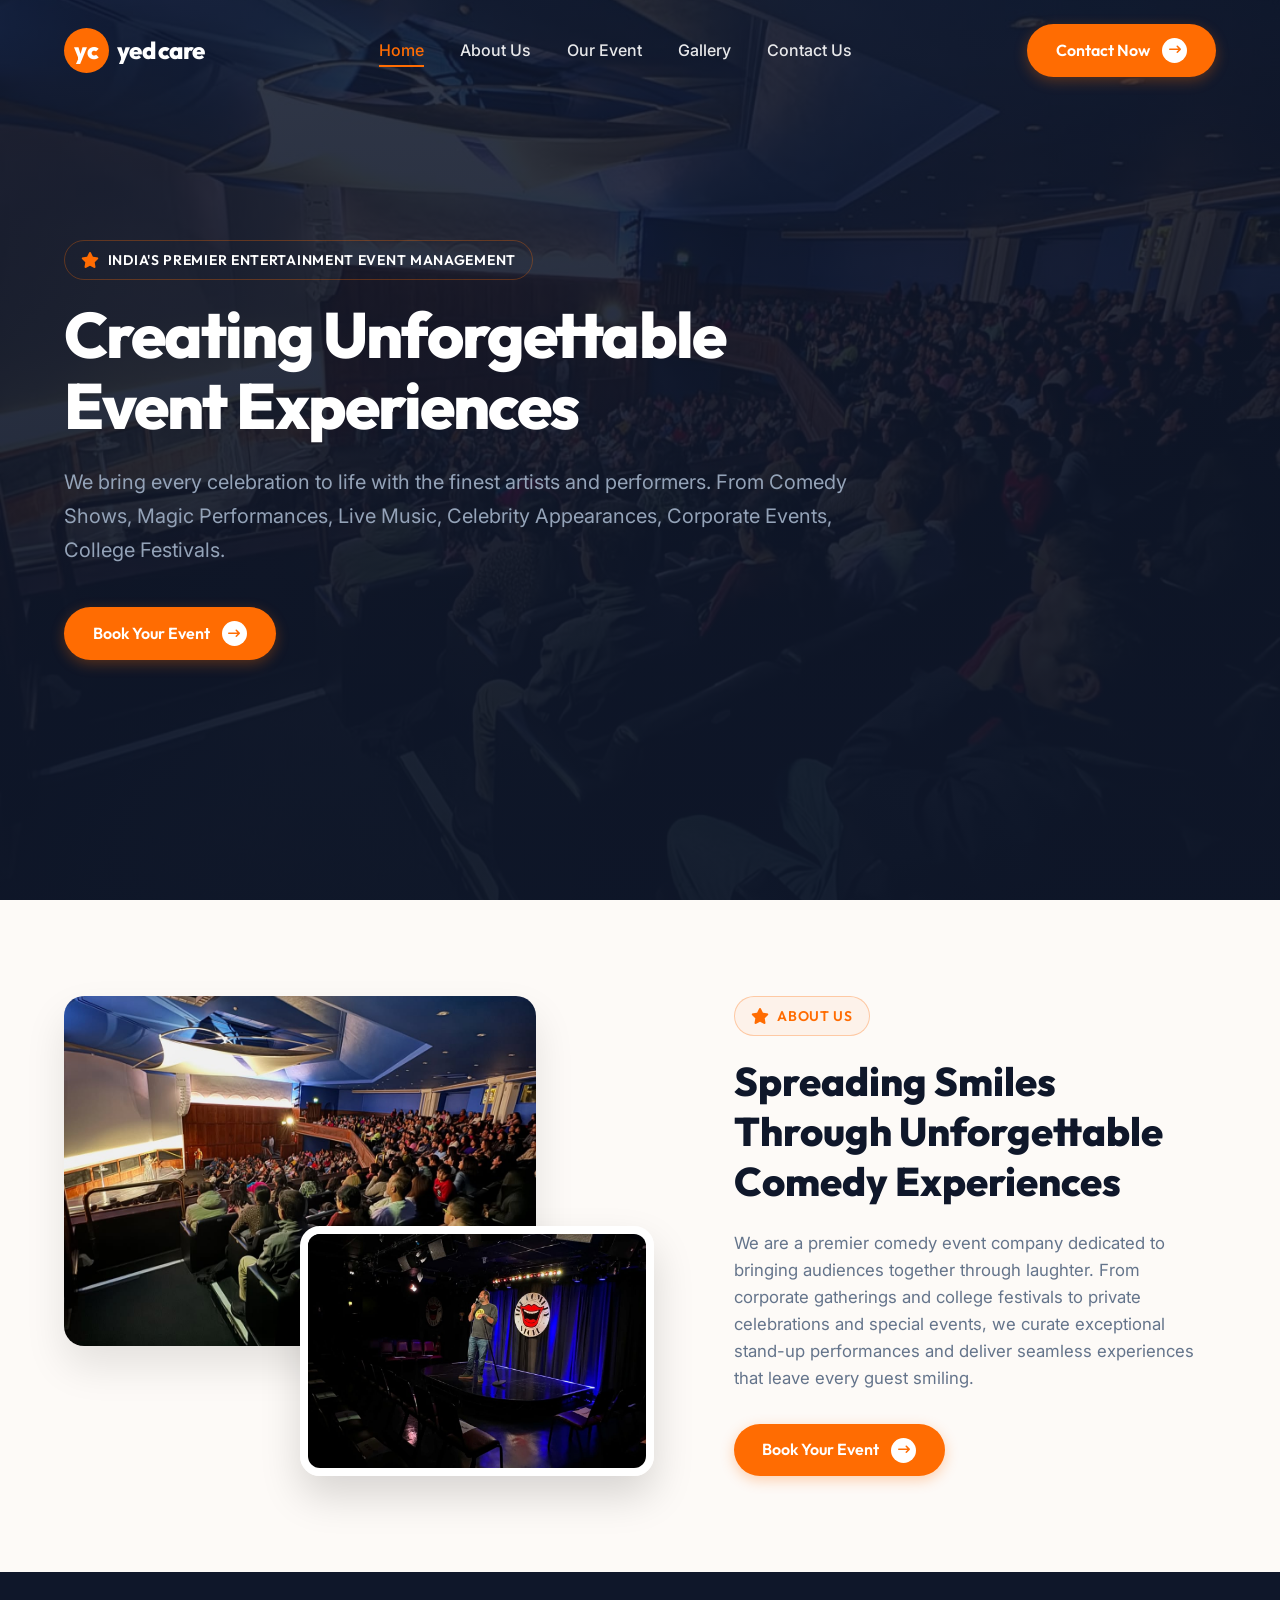
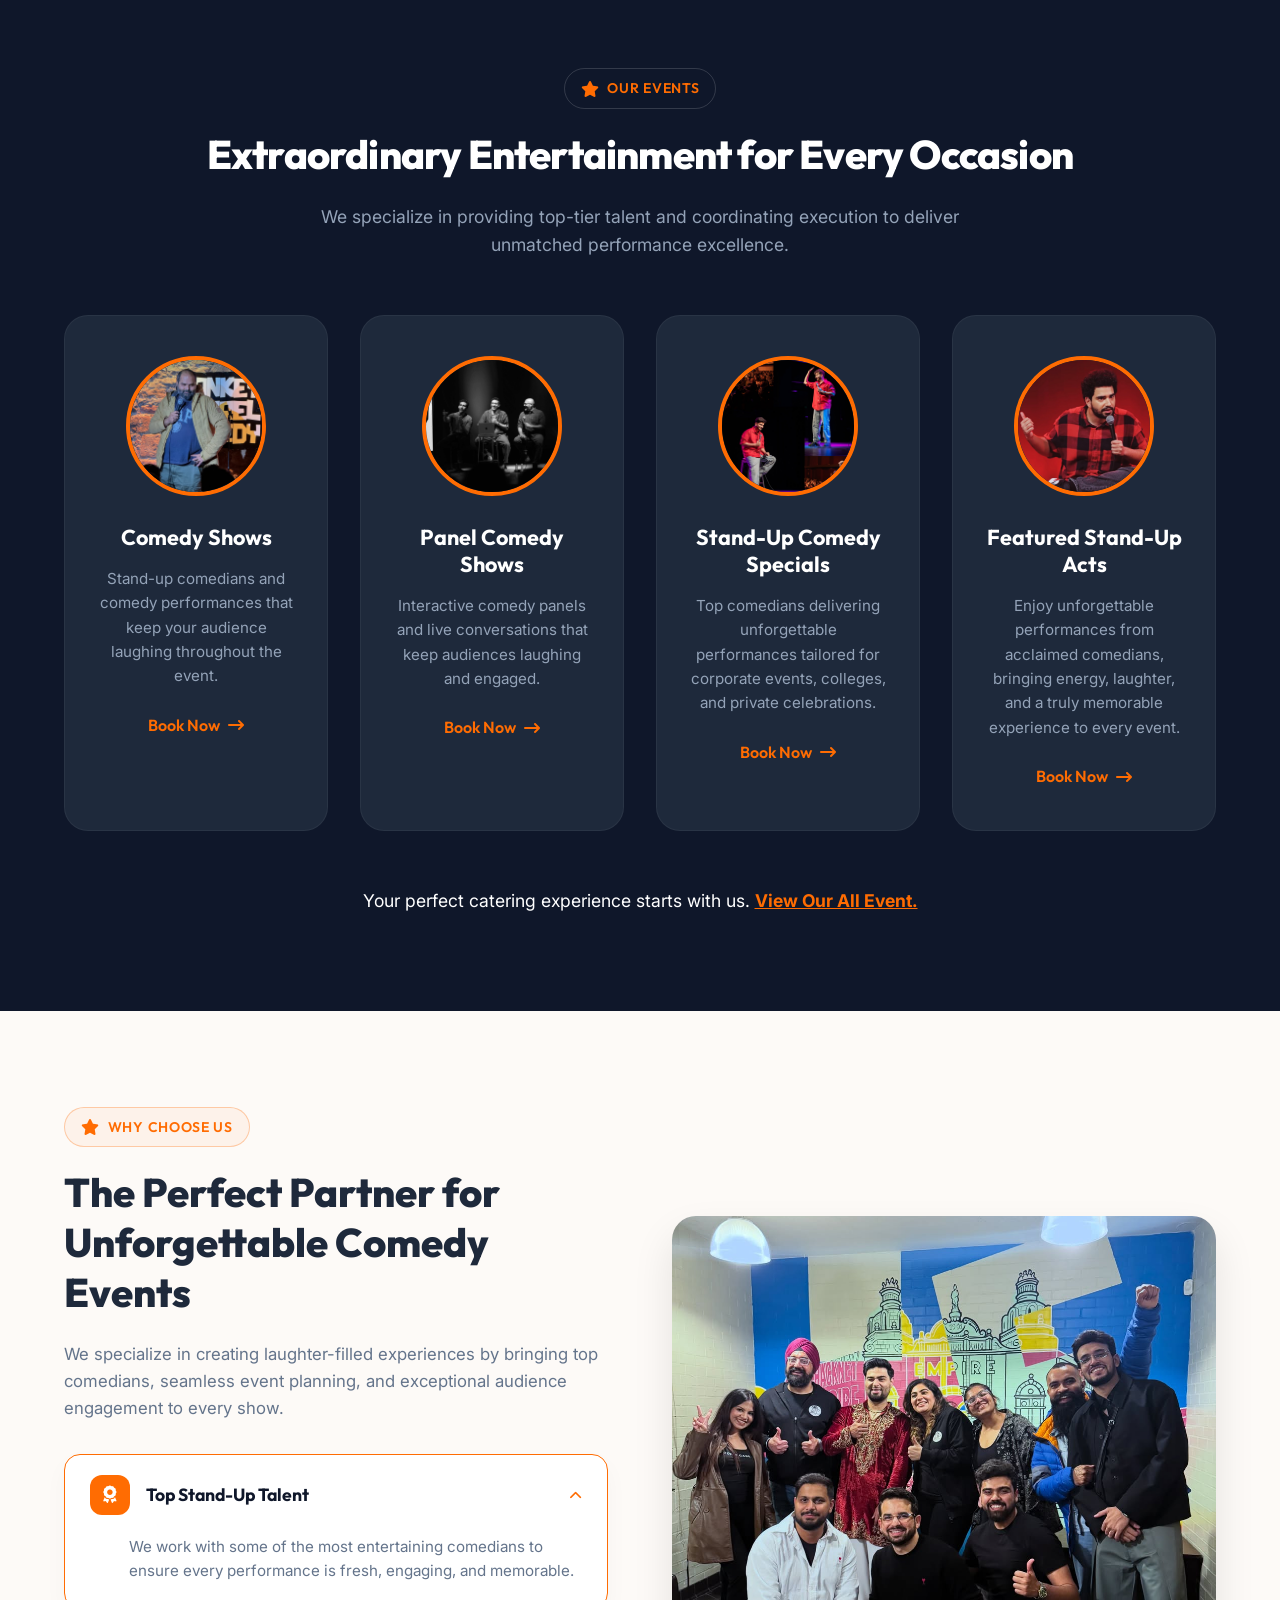
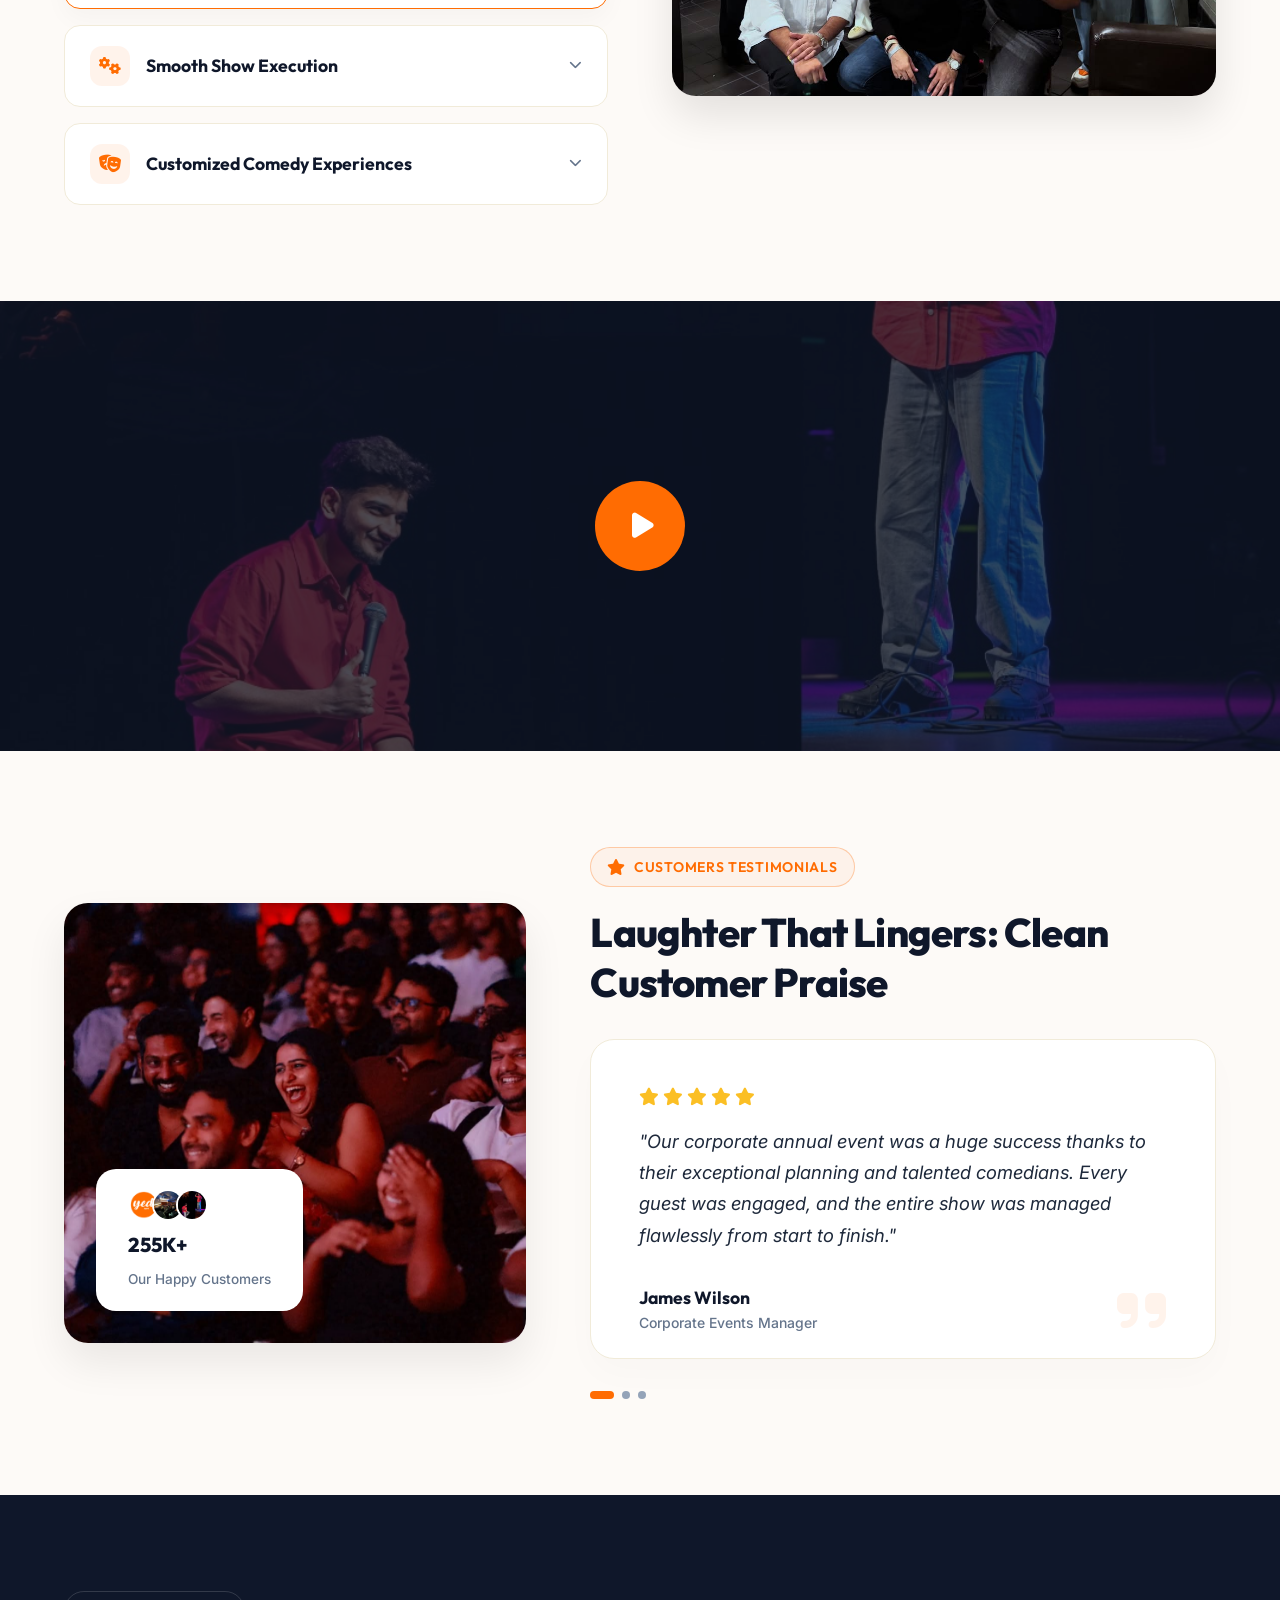
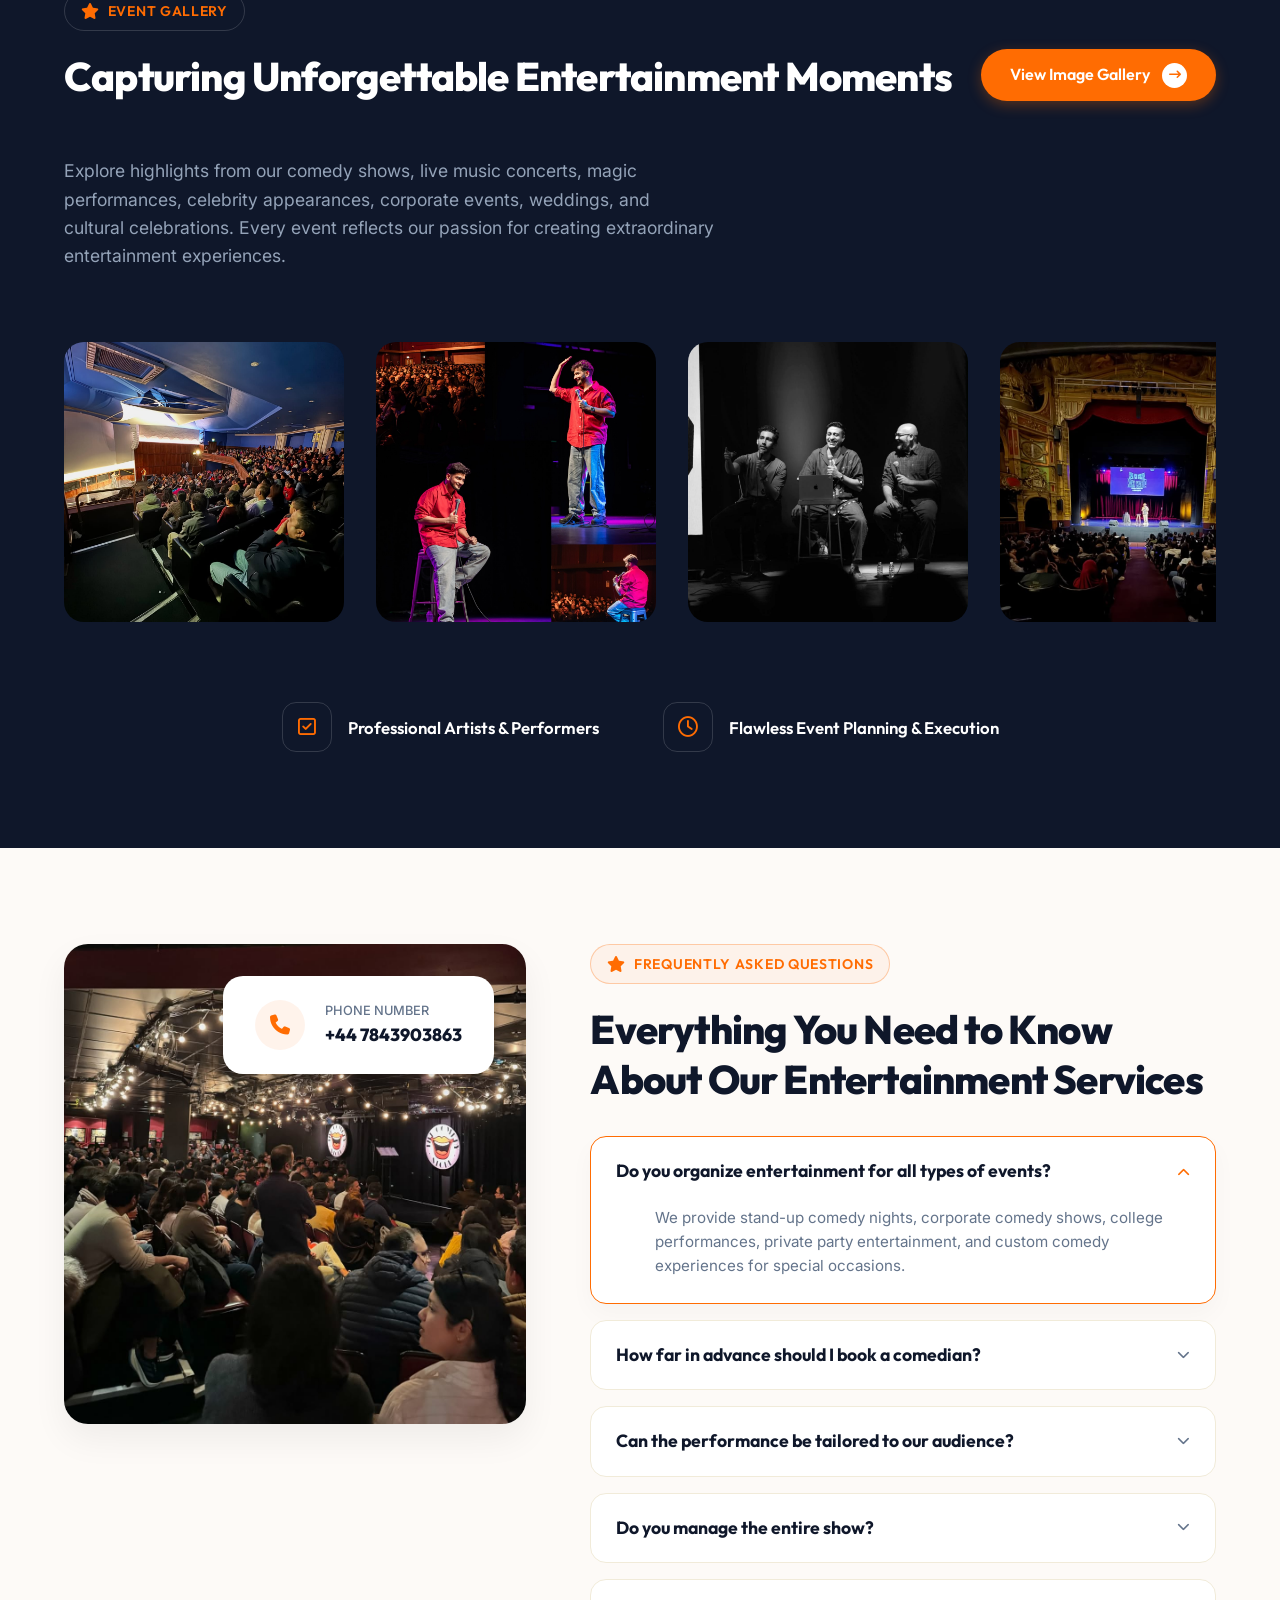
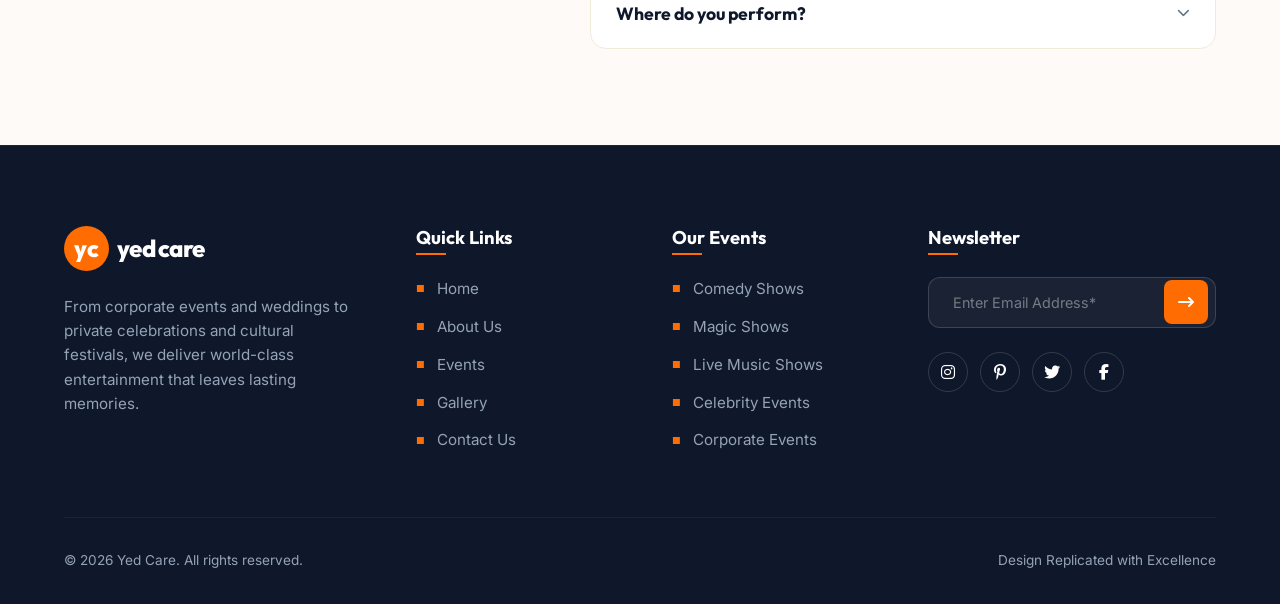
<file: yed-care-eventshow/index.html>
<!DOCTYPE html>
<html lang="en">
<head>
  <meta charset="UTF-8">
  <meta name="viewport" content="width=device-width, initial-scale=1.0">
  <meta name="description" content="Yed Care Event - India & UK's Premier Entertainment Event Management. Creating unforgettable comedy, magic, live music, and corporate event experiences.">
  <title>Yed Care Event - Creating Unforgettable Event Experiences</title>
  <!-- Google Fonts & FontAwesome -->
  <link rel="stylesheet" href="https://cdnjs.cloudflare.com/ajax/libs/font-awesome/6.4.0/css/all.min.css">
  <link rel="stylesheet" href="css/styles.css">
  <link rel="shortcut icon" href="images/logo.png" type="image/x-icon">
</head>
<body>

  <!-- Header -->
  <header class="header">
    <div class="container nav-container">
      <a href="index.html" class="logo">
        <div class="logo-circle">yc</div>
        <span class="logo-text">yed care</span>
      </a>
      
      <nav class="nav-menu">
        <a href="index.html" class="nav-link active">Home</a>
        <a href="about-us.html" class="nav-link">About Us</a>
        <a href="our-event.html" class="nav-link">Our Event</a>
        <a href="gallery.html" class="nav-link">Gallery</a>
        <a href="contact-us.html" class="nav-link">Contact Us</a>
      </nav>

      <a href="contact-us.html" class="btn header-btn">
        Contact Now
        <span class="btn-arrow"><i class="fa-solid fa-arrow-right-long"></i></span>
      </a>

      <button class="hamburger" aria-label="Toggle navigation menu">
        <span></span>
        <span></span>
        <span></span>
      </button>
    </div>
  </header>

  <!-- Hero Section -->
  <section class="hero">
    <div class="hero-overlay"></div>
    <div class="container">
      <div class="hero-content">
        <div class="badge">
          <i class="fa-solid fa-star"></i> India's Premier Entertainment Event Management
        </div>
        <h1>Creating Unforgettable Event Experiences</h1>
        <p class="hero-sub">We bring every celebration to life with the finest artists and performers. From Comedy Shows, Magic Performances, Live Music, Celebrity Appearances, Corporate Events, College Festivals.</p>
        <a href="contact-us.html" class="btn">
          Book Your Event
          <span class="btn-arrow"><i class="fa-solid fa-arrow-right-long"></i></span>
        </a>
      </div>
    </div>
  </section>

  <!-- About Us Section -->
  <section class="section light-section">
    <div class="container grid-container">
      <div class="about-grid">
        <div class="about-images-wrapper">
          <img src="images/about-img.jpeg" alt="Comedy show audience laughing" class="about-img-main">
          <img src="images/about-001.jpeg" alt="Comedian performing on stage close view" class="about-img-overlay">
        </div>
        <div class="about-content">
          <div class="badge">
            <i class="fa-solid fa-star"></i> About Us
          </div>
          <h2>Spreading Smiles Through Unforgettable Comedy Experiences</h2>
          <p>We are a premier comedy event company dedicated to bringing audiences together through laughter. From corporate gatherings and college festivals to private celebrations and special events, we curate exceptional stand-up performances and deliver seamless experiences that leave every guest smiling.</p>
          <a href="contact-us.html" class="btn">
            Book Your Event
            <span class="btn-arrow"><i class="fa-solid fa-arrow-right-long"></i></span>
          </a>
        </div>
      </div>
    </div>
  </section>

  <!-- Services / Our Events Section -->
  <section class="section dark-section">
    <div class="container">
      <div class="text-center">
        <div class="badge">
          <i class="fa-solid fa-star"></i> Our Events
        </div>
        <h2 class="section-title">Extraordinary Entertainment for Every Occasion</h2>
        <p class="section-desc">We specialize in providing top-tier talent and coordinating execution to deliver unmatched performance excellence.</p>
      </div>

      <div class="events-grid">
        <!-- Card 1 -->
        <div class="event-card">
          <div class="event-card-img-circle">
            <img src="images/comedy.jpeg" alt="Comedy Shows">
          </div>
          <h3>Comedy Shows</h3>
          <p>Stand-up comedians and comedy performances that keep your audience laughing throughout the event.</p>
          <a href="contact-us.html" class="card-link">
            Book Now <i class="fa-solid fa-arrow-right-long"></i>
          </a>
        </div>
        <!-- Card 2 -->
        <div class="event-card">
          <div class="event-card-img-circle">
            <img src="images/event-2.jpeg" alt="Panel Comedy Shows">
          </div>
          <h3>Panel Comedy Shows</h3>
          <p>Interactive comedy panels and live conversations that keep audiences laughing and engaged.</p>
          <a href="contact-us.html" class="card-link">
            Book Now <i class="fa-solid fa-arrow-right-long"></i>
          </a>
        </div>
        <!-- Card 3 -->
        <div class="event-card">
          <div class="event-card-img-circle">
            <img src="images/why-choose.jpeg" alt="Stand-Up Comedy Specials">
          </div>
          <h3>Stand-Up Comedy Specials</h3>
          <p>Top comedians delivering unforgettable performances tailored for corporate events, colleges, and private celebrations.</p>
          <a href="contact-us.html" class="card-link">
            Book Now <i class="fa-solid fa-arrow-right-long"></i>
          </a>
        </div>
        <!-- Card 4 -->
        <div class="event-card">
          <div class="event-card-img-circle">
            <img src="images/event-4.jpg" alt="Featured Stand-Up Acts">
          </div>
          <h3>Featured Stand-Up Acts</h3>
          <p>Enjoy unforgettable performances from acclaimed comedians, bringing energy, laughter, and a truly memorable experience to every event.</p>
          <a href="contact-us.html" class="card-link">
            Book Now <i class="fa-solid fa-arrow-right-long"></i>
          </a>
        </div>
      </div>

      <div class="events-footer">
        Your perfect catering experience starts with us. <a href="our-event.html">View Our All Event.</a>
      </div>
    </div>
  </section>

  <!-- Why Choose Us Section -->
  <section class="section light-section">
    <div class="container">
      <div class="why-grid">
        <div class="why-content">
          <div class="badge">
            <i class="fa-solid fa-star"></i> Why Choose Us
          </div>
          <h2>The Perfect Partner for Unforgettable Comedy Events</h2>
          <p class="why-desc">We specialize in creating laughter-filled experiences by bringing top comedians, seamless event planning, and exceptional audience engagement to every show.</p>
          
          <div class="accordion">
            <!-- Item 1 -->
            <div class="accordion-item">
              <div class="accordion-header">
                <div class="accordion-title-block">
                  <div class="accordion-icon-box"><i class="fa-solid fa-award"></i></div>
                  <span class="accordion-title">Top Stand-Up Talent</span>
                </div>
                <i class="fa-solid fa-chevron-down accordion-arrow"></i>
              </div>
              <div class="accordion-content">
                <p class="accordion-text">We work with some of the most entertaining comedians to ensure every performance is fresh, engaging, and memorable.</p>
              </div>
            </div>
            <!-- Item 2 -->
            <div class="accordion-item">
              <div class="accordion-header">
                <div class="accordion-title-block">
                  <div class="accordion-icon-box"><i class="fa-solid fa-gears"></i></div>
                  <span class="accordion-title">Smooth Show Execution</span>
                </div>
                <i class="fa-solid fa-chevron-down accordion-arrow"></i>
              </div>
              <div class="accordion-content">
                <p class="accordion-text">From artist coordination to stage setup and show flow, our team handles every detail so you can enjoy the event stress-free.</p>
              </div>
            </div>
            <!-- Item 3 -->
            <div class="accordion-item">
              <div class="accordion-header">
                <div class="accordion-title-block">
                  <div class="accordion-icon-box"><i class="fa-solid fa-masks-theater"></i></div>
                  <span class="accordion-title">Customized Comedy Experiences</span>
                </div>
                <i class="fa-solid fa-chevron-down accordion-arrow"></i>
              </div>
              <div class="accordion-content">
                <p class="accordion-text">We build and tailor comedy line-ups customized for your specific demographic, culture, and event guidelines.</p>
              </div>
            </div>
          </div>
        </div>

        <div class="why-image-box">
          <img src="images/why-img.jpeg" alt="Comedians group photo">
        </div>
      </div>
    </div>
  </section>

  <!-- Video Section -->
  <section class="video-section">
    <div class="video-overlay"></div>
    <div class="play-button-wrapper">
      <button class="play-btn" aria-label="Play show reel video" title="Play video">
        <i class="fa-solid fa-play"></i>
      </button>
    </div>
  </section>

  <!-- Testimonials Section -->
  <section class="section light-section">
    <div class="container">
      <div class="reviews-grid">
        <div class="reviews-image-banner">
          <img src="images/faq-img.jpg" alt="Spectators laughing in audience">
          
          <div class="happy-stats-card">
            <div class="happy-stats-avatars">
              <img src="images/logo.png" alt="Avatar user">
              <img src="images/about-img.jpeg" alt="Avatar user">
              <img src="images/why-choose.jpeg" alt="Avatar user">
            </div>
            <div class="happy-stats-count" id="happy-customer-val">255K+</div>
            <div class="happy-stats-lbl">Our Happy Customers</div>
          </div>
        </div>

        <div>
          <div class="badge">
            <i class="fa-solid fa-star"></i> Customers Testimonials
          </div>
          <h2 class="section-title" style="margin-bottom: 2rem;">Laughter That Lingers: Clean Customer Praise</h2>
          
          <div class="reviews-carousel-box">
            <!-- Slide 1 -->
            <div class="review-slide active" data-stat="255">
              <div class="review-stars">
                <i class="fa-solid fa-star"></i>
                <i class="fa-solid fa-star"></i>
                <i class="fa-solid fa-star"></i>
                <i class="fa-solid fa-star"></i>
                <i class="fa-solid fa-star"></i>
              </div>
              <p class="review-text">"Our corporate annual event was a huge success thanks to their exceptional planning and talented comedians. Every guest was engaged, and the entire show was managed flawlessly from start to finish."</p>
              <div class="reviewer-meta">
                <div class="reviewer-info">
                  <h4>James Wilson</h4>
                  <p>Corporate Events Manager</p>
                </div>
                <i class="fa-solid fa-quote-right quote-icon"></i>
              </div>
            </div>
            <!-- Slide 2 -->
            <div class="review-slide" data-stat="326">
              <div class="review-stars">
                <i class="fa-solid fa-star"></i>
                <i class="fa-solid fa-star"></i>
                <i class="fa-solid fa-star"></i>
                <i class="fa-solid fa-star"></i>
                <i class="fa-solid fa-star"></i>
              </div>
              <p class="review-text">"We booked a magic and live music performance for our family celebration, and it exceeded every expectation. The artists were incredibly professional, and the audience loved every moment."</p>
              <div class="reviewer-meta">
                <div class="reviewer-info">
                  <h4>Charlotte Hughes</h4>
                  <p>Wedding Client</p>
                </div>
                <i class="fa-solid fa-quote-right quote-icon"></i>
              </div>
            </div>
            <!-- Slide 3 -->
            <div class="review-slide" data-stat="40">
              <div class="review-stars">
                <i class="fa-solid fa-star"></i>
                <i class="fa-solid fa-star"></i>
                <i class="fa-solid fa-star"></i>
                <i class="fa-solid fa-star"></i>
                <i class="fa-solid fa-star"></i>
              </div>
              <p class="review-text">"From artist coordination to stage management, everything was perfectly organized. Their team delivered an unforgettable entertainment experience that our guests are still talking about."</p>
              <div class="reviewer-meta">
                <div class="reviewer-info">
                  <h4>Oliver Bennett</h4>
                  <p>Event Coordinator</p>
                </div>
                <i class="fa-solid fa-quote-right quote-icon"></i>
              </div>
            </div>
          </div>
          
          <div class="swiper-nav-dots">
            <div class="swiper-dot active"></div>
            <div class="swiper-dot"></div>
            <div class="swiper-dot"></div>
          </div>
        </div>
      </div>
    </div>
  </section>

  <!-- Gallery Section (Slider) -->
  <section class="section dark-section">
    <div class="container">
      <div class="gallery-controls">
        <div>
          <div class="badge">
            <i class="fa-solid fa-star"></i> Event Gallery
          </div>
          <h2 class="section-title">Capturing Unforgettable Entertainment Moments</h2>
        </div>
        <a href="gallery.html" class="btn" id="viewGalleryBtn">
          View Image Gallery
          <span class="btn-arrow"><i class="fa-solid fa-arrow-right-long"></i></span>
        </a>
      </div>
      
      <p class="section-desc" style="margin-left: 0; text-align: left;">Explore highlights from our comedy shows, live music concerts, magic performances, celebrity appearances, corporate events, weddings, and cultural celebrations. Every event reflects our passion for creating extraordinary entertainment experiences.</p>

      <div class="slider-container">
        <div class="slider-track" id="sliderTrack">
          <div class="slider-card"><img src="images/about-img.jpeg" alt="Comedy Gallery 1"></div>
          <div class="slider-card"><img src="images/why-choose.jpeg" alt="Comedy Gallery 2"></div>
          <div class="slider-card"><img src="images/event-2.jpeg" alt="Comedy Gallery 3"></div>
          <div class="slider-card"><img src="images/ab-img2.jpeg" alt="Comedy Gallery 4"></div>
          <div class="slider-card"><img src="images/comedy.jpeg" alt="Comedy Gallery 5"></div>
          <div class="slider-card"><img src="images/g1-imf.jpeg" alt="Comedy Gallery 6"></div>
        </div>
      </div>

      <div class="gallery-subpoints">
        <div class="subpoint-item">
          <div class="subpoint-icon"><i class="fa-regular fa-square-check"></i></div>
          <h4>Professional Artists & Performers</h4>
        </div>
        <div class="subpoint-item">
          <div class="subpoint-icon"><i class="fa-regular fa-clock"></i></div>
          <h4>Flawless Event Planning & Execution</h4>
        </div>
      </div>
    </div>
  </section>

  <!-- FAQ Section -->
  <section class="section light-section">
    <div class="container">
      <div class="faq-grid">
        <div class="faq-image-box">
          <img src="images/g1-imf.jpeg" alt="Smiling audience facing comedy show stage">
          
          <div class="faq-contact-card">
            <div class="faq-contact-icon"><i class="fa-solid fa-phone"></i></div>
            <div class="faq-contact-info">
              <p>Phone number</p>
              <a href="tel:+447843903863">+44 7843903863</a>
            </div>
          </div>
        </div>

        <div>
          <div class="badge">
            <i class="fa-solid fa-star"></i> Frequently Asked Questions
          </div>
          <h2 class="section-title" style="margin-bottom: 2rem;">Everything You Need to Know About Our Entertainment Services</h2>

          <div class="accordion">
            <!-- FAQ 1 -->
            <div class="accordion-item">
              <div class="accordion-header">
                <div class="accordion-title-block">
                  <span class="accordion-title">Do you organize entertainment for all types of events?</span>
                </div>
                <i class="fa-solid fa-chevron-down accordion-arrow"></i>
              </div>
              <div class="accordion-content">
                <p class="accordion-text">We provide stand-up comedy nights, corporate comedy shows, college performances, private party entertainment, and custom comedy experiences for special occasions.</p>
              </div>
            </div>
            <!-- FAQ 2 -->
            <div class="accordion-item">
              <div class="accordion-header">
                <div class="accordion-title-block">
                  <span class="accordion-title">How far in advance should I book a comedian?</span>
                </div>
                <i class="fa-solid fa-chevron-down accordion-arrow"></i>
              </div>
              <div class="accordion-content">
                <p class="accordion-text">We recommend booking 4–6 weeks ahead to ensure the availability of your preferred performer and date.</p>
              </div>
            </div>
            <!-- FAQ 3 -->
            <div class="accordion-item">
              <div class="accordion-header">
                <div class="accordion-title-block">
                  <span class="accordion-title">Can the performance be tailored to our audience?</span>
                </div>
                <i class="fa-solid fa-chevron-down accordion-arrow"></i>
              </div>
              <div class="accordion-content">
                <p class="accordion-text">Absolutely. Our comedians can adapt their material and style to suit your event, audience, and theme.</p>
              </div>
            </div>
            <!-- FAQ 4 -->
            <div class="accordion-item">
              <div class="accordion-header">
                <div class="accordion-title-block">
                  <span class="accordion-title">Do you manage the entire show?</span>
                </div>
                <i class="fa-solid fa-chevron-down accordion-arrow"></i>
              </div>
              <div class="accordion-content">
                <p class="accordion-text">Yes. We handle artist coordination, scheduling, stage planning, and on-site management to ensure a seamless experience.</p>
              </div>
            </div>
            <!-- FAQ 5 -->
            <div class="accordion-item">
              <div class="accordion-header">
                <div class="accordion-title-block">
                  <span class="accordion-title">Where do you perform?</span>
                </div>
                <i class="fa-solid fa-chevron-down accordion-arrow"></i>
              </div>
              <div class="accordion-content">
                <p class="accordion-text">We arrange comedy shows throughout the UK and can travel to venues nationwide.</p>
              </div>
            </div>
          </div>
        </div>
      </div>
    </div>
  </section>

  <!-- Footer -->
  <footer class="footer">
    <div class="container text-left">
      <div class="footer-top">
        <!-- Col 1 -->
        <div class="footer-col">
          <div class="footer-logo-box">
            <a href="index.html" class="logo">
              <div class="logo-circle">yc</div>
              <span class="logo-text">yed care</span>
            </a>
          </div>
          <p class="footer-logo-desc">From corporate events and weddings to private celebrations and cultural festivals, we deliver world-class entertainment that leaves lasting memories.</p>
        </div>
        <!-- Col 2 -->
        <div class="footer-col">
          <h3>Quick Links</h3>
          <div class="footer-links">
            <a href="index.html" class="footer-link">Home</a>
            <a href="about-us.html" class="footer-link">About Us</a>
            <a href="our-event.html" class="footer-link">Events</a>
            <a href="gallery.html" class="footer-link">Gallery</a>
            <a href="contact-us.html" class="footer-link">Contact Us</a>
          </div>
        </div>
        <!-- Col 3 -->
        <div class="footer-col">
          <h3>Our Events</h3>
          <div class="footer-links">
            <a href="contact-us.html" class="footer-link">Comedy Shows</a>
            <a href="contact-us.html" class="footer-link">Magic Shows</a>
            <a href="contact-us.html" class="footer-link">Live Music Shows</a>
            <a href="contact-us.html" class="footer-link">Celebrity Events</a>
            <a href="contact-us.html" class="footer-link">Corporate Events</a>
          </div>
        </div>
        <!-- Col 4 -->
        <div class="footer-col">
          <h3>Newsletter</h3>
          <form class="newsletter-form" id="newsletterForm">
            <input type="email" id="mail" placeholder="Enter Email Address*" class="newsletter-input" required>
            <button class="newsletter-btn" type="submit" aria-label="Subscribe to newsletter">
              <i class="fa-solid fa-arrow-right-long"></i>
            </button>
          </form>
          
          <div class="social-links">
            <a href="https://www.instagram.com/youreventdoctor?igsh=MW9jbXByNmlwcW8zbQ%3D%3D" target="_blank" rel="noopener" class="social-circle" aria-label="Instagram">
              <i class="fa-brands fa-instagram"></i>
            </a>
            <a href="#" class="social-circle" aria-label="Pinterest">
              <i class="fa-brands fa-pinterest-p"></i>
            </a>
            <a href="#" class="social-circle" aria-label="Twitter/X">
              <i class="fa-brands fa-twitter"></i>
            </a>
            <a href="#" class="social-circle" aria-label="Facebook">
              <i class="fa-brands fa-facebook-f"></i>
            </a>
          </div>
        </div>
      </div>

      <div class="footer-bottom">
        <p>&copy; 2026 Yed Care. All rights reserved.</p>
        <p>Design Replicated with Excellence</p>
      </div>
    </div>
  </footer>

  <!-- YouTube Video Modal Container -->
  <div class="video-modal" id="videoModal">
    <div class="video-modal-container">
      <button class="video-modal-close" aria-label="Close video player">&times;</button>
      <iframe src="" class="video-modal-iframe" id="modalIframe" allow="autoplay; encrypted-media" allowfullscreen></iframe>
    </div>
  </div>

  <script src="js/main.js"></script>
</body>
</html>
</file>
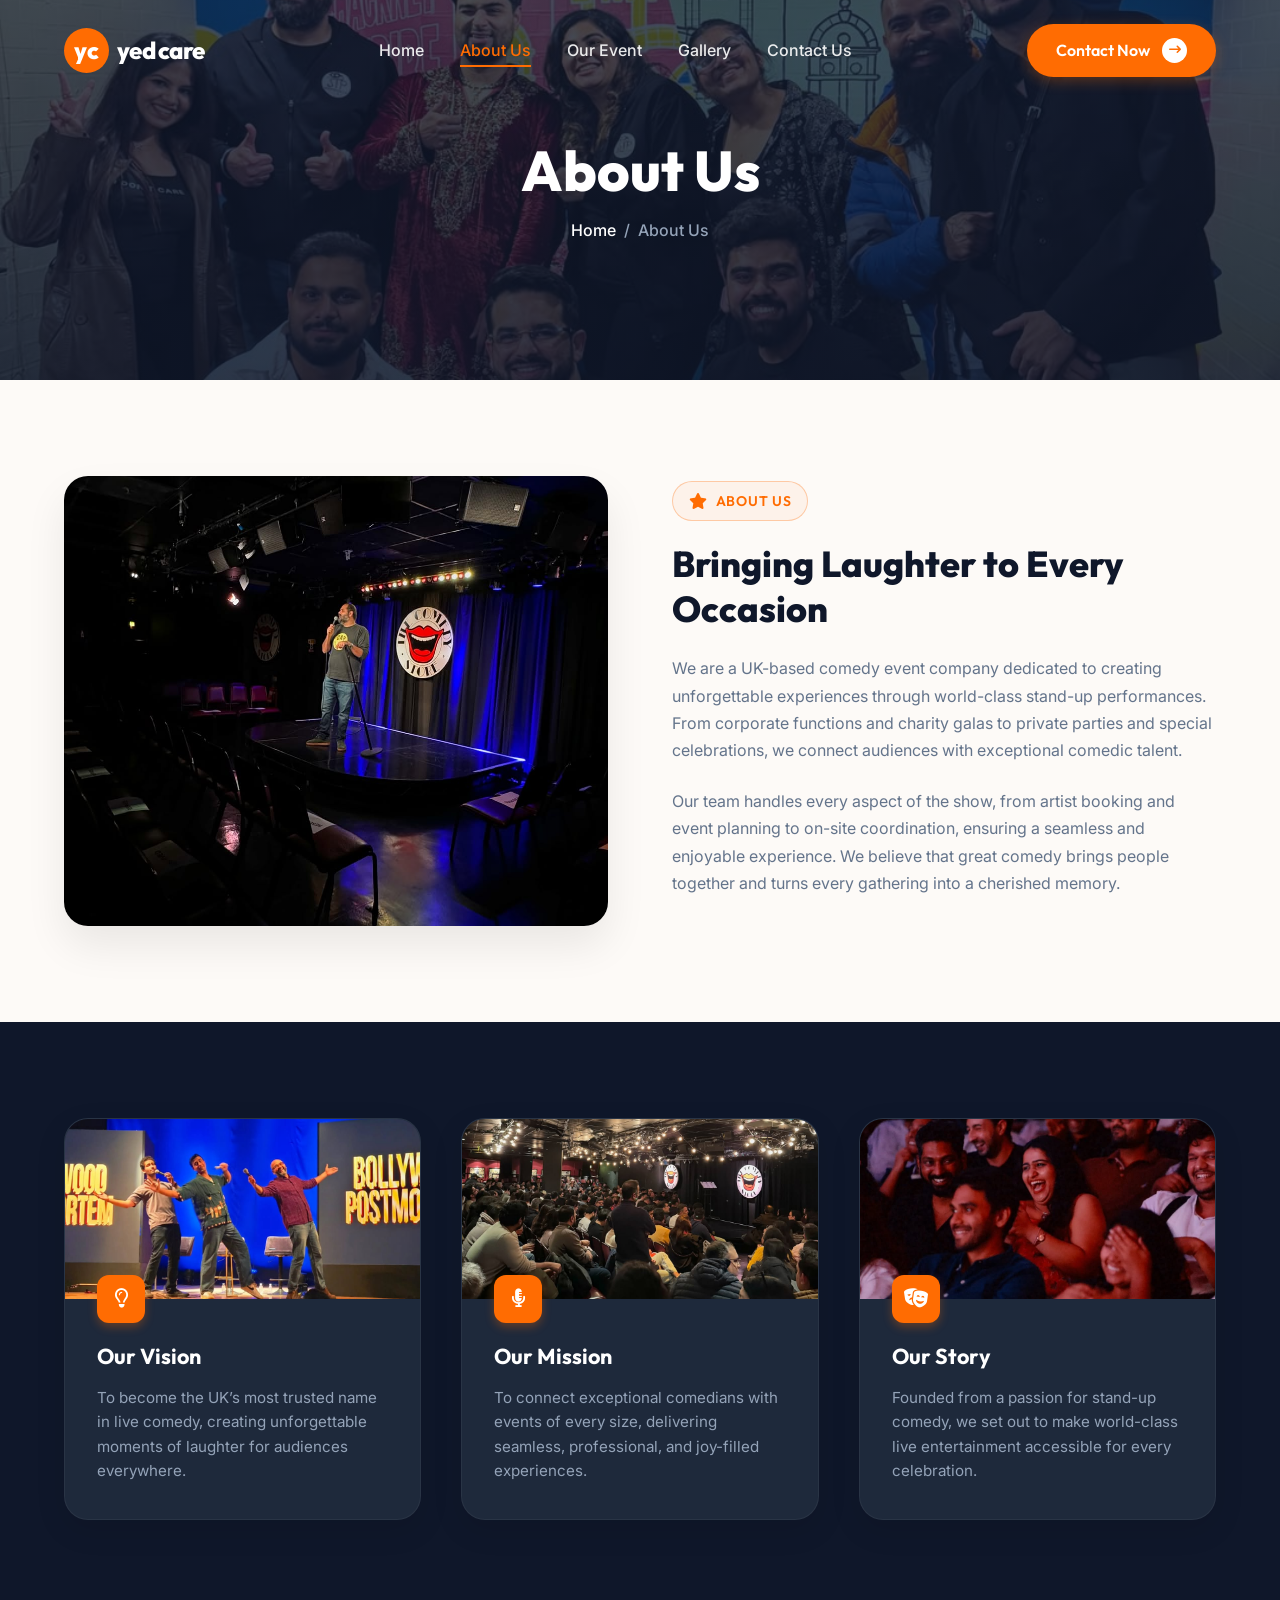
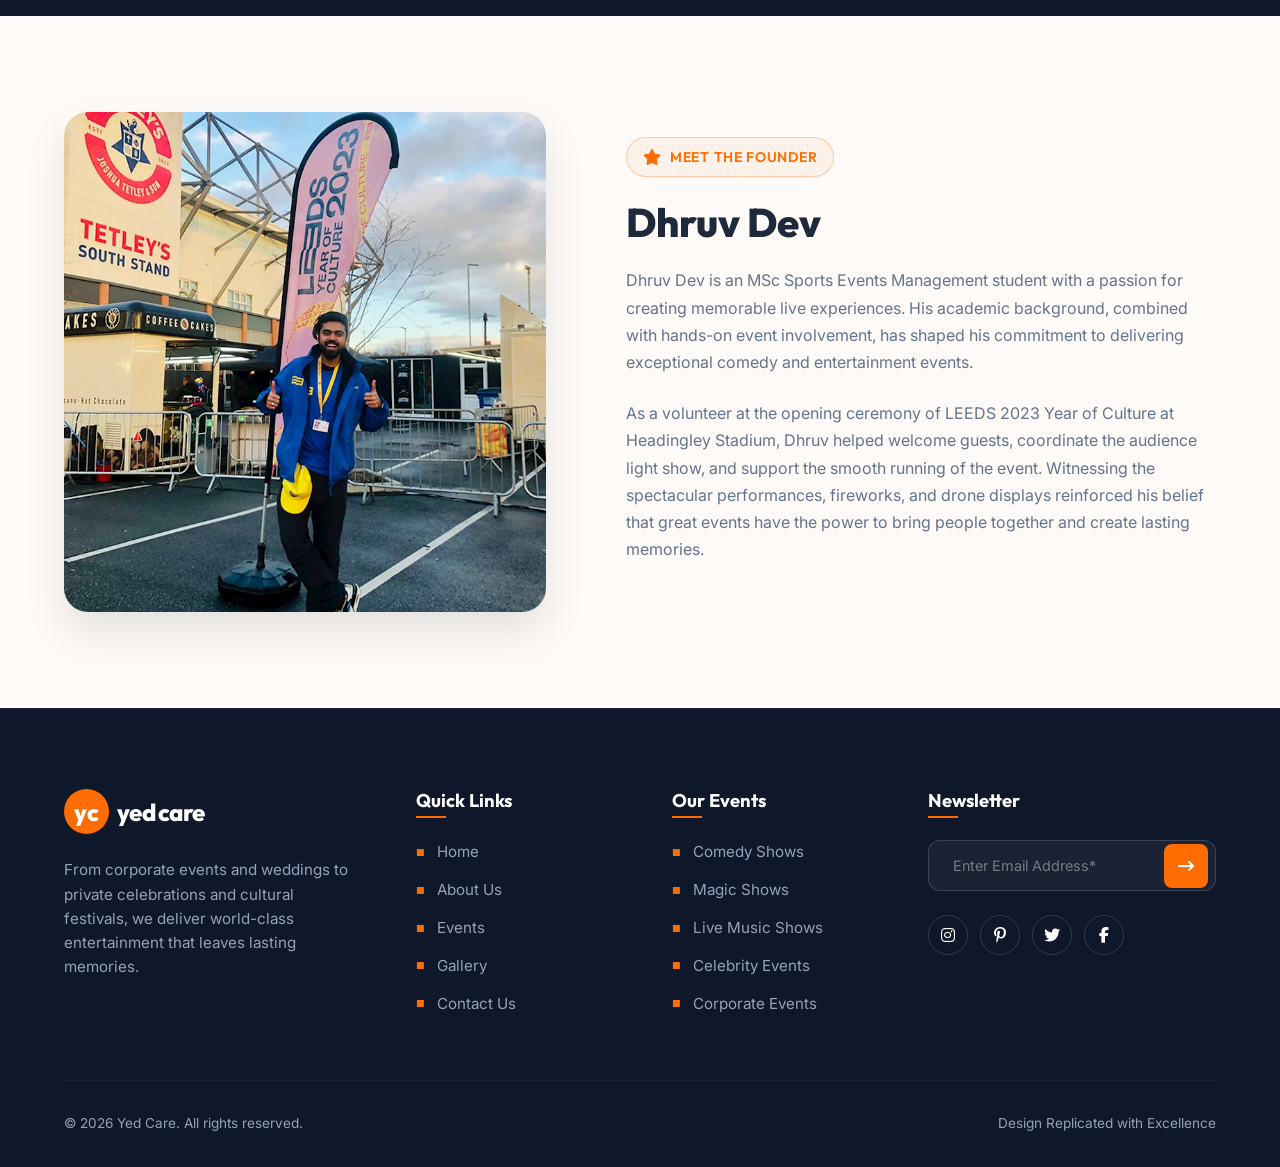
<file: yed-care-eventshow/about-us.html>
<!DOCTYPE html>
<html lang="en">
<head>
  <meta charset="UTF-8">
  <meta name="viewport" content="width=device-width, initial-scale=1.0">
  <meta name="description" content="Learn about Yed Care Event - our background, our mission, vision, story, and details about our founder Dhruv Dev.">
  <title>About Us - Yed Care Event</title>
  <!-- Google Fonts & FontAwesome -->
  <link rel="stylesheet" href="https://cdnjs.cloudflare.com/ajax/libs/font-awesome/6.4.0/css/all.min.css">
  <link rel="stylesheet" href="css/styles.css">
  <link rel="shortcut icon" href="images/logo.png" type="image/x-icon">
</head>
<body>

  <!-- Header -->
  <header class="header sticky">
    <div class="container nav-container">
      <a href="index.html" class="logo">
        <div class="logo-circle">yc</div>
        <span class="logo-text">yed care</span>
      </a>
      
      <nav class="nav-menu">
        <a href="index.html" class="nav-link">Home</a>
        <a href="about-us.html" class="nav-link active">About Us</a>
        <a href="our-event.html" class="nav-link">Our Event</a>
        <a href="gallery.html" class="nav-link">Gallery</a>
        <a href="contact-us.html" class="nav-link">Contact Us</a>
      </nav>

      <a href="contact-us.html" class="btn header-btn">
        Contact Now
        <span class="btn-arrow"><i class="fa-solid fa-arrow-right-long"></i></span>
      </a>

      <button class="hamburger" aria-label="Toggle navigation menu">
        <span></span>
        <span></span>
        <span></span>
      </button>
    </div>
  </header>

  <!-- Banner -->
  <section class="page-banner about-banner">
    <div class="page-banner-content">
      <h1>About Us</h1>
      <div class="breadcrumbs">
        <a href="index.html">Home</a> &nbsp;/&nbsp; <span>About Us</span>
      </div>
    </div>
  </section>

  <!-- Section 1: Bringing Laughter -->
  <section class="section light-section">
    <div class="container">
      <div class="about-lh-grid">
        <div class="about-lh-image">
          <img src="images/about-001.jpeg" alt="Comedy stage with reserved seating">
        </div>
        <div class="about-lh-content">
          <div class="badge">
            <i class="fa-solid fa-star"></i> About Us
          </div>
          <h2>Bringing Laughter to Every Occasion</h2>
          <p>We are a UK-based comedy event company dedicated to creating unforgettable experiences through world-class stand-up performances. From corporate functions and charity galas to private parties and special celebrations, we connect audiences with exceptional comedic talent.</p>
          <p>Our team handles every aspect of the show, from artist booking and event planning to on-site coordination, ensuring a seamless and enjoyable experience. We believe that great comedy brings people together and turns every gathering into a cherished memory.</p>
        </div>
      </div>
    </div>
  </section>

  <!-- Section 2: Vision, Mission, Story -->
  <section class="section dark-section">
    <div class="container">
      <div class="about-cards-grid">
        <!-- Card 1: Our Vision -->
        <div class="about-card">
          <div class="about-card-img">
            <img src="images/form.jpeg" alt="Stage performance visual">
          </div>
          <div class="about-card-body">
            <div class="about-card-icon-box"><i class="fa-regular fa-lightbulb"></i></div>
            <h3>Our Vision</h3>
            <p>To become the UK’s most trusted name in live comedy, creating unforgettable moments of laughter for audiences everywhere.</p>
          </div>
        </div>

        <!-- Card 2: Our Mission -->
        <div class="about-card">
          <div class="about-card-img">
            <img src="images/g1-imf.jpeg" alt="Audience facing stage">
          </div>
          <div class="about-card-body">
            <div class="about-card-icon-box"><i class="fa-solid fa-microphone-lines"></i></div>
            <h3>Our Mission</h3>
            <p>To connect exceptional comedians with events of every size, delivering seamless, professional, and joy-filled experiences.</p>
          </div>
        </div>

        <!-- Card 3: Our Story -->
        <div class="about-card">
          <div class="about-card-img">
            <img src="images/faq-img.jpg" alt="Laughing audience crowd">
          </div>
          <div class="about-card-body">
            <div class="about-card-icon-box"><i class="fa-solid fa-masks-theater"></i></div>
            <h3>Our Story</h3>
            <p>Founded from a passion for stand-up comedy, we set out to make world-class live entertainment accessible for every celebration.</p>
          </div>
        </div>
      </div>
    </div>
  </section>

  <!-- Section 3: Meet The Founder -->
  <section class="section light-section">
    <div class="container">
      <div class="about-founder-grid">
        <div class="about-founder-img">
          <img src="images/dhruv-dev.webp" alt="Dhruv Dev - Founder of Yed Care Event">
        </div>
        <div class="about-founder-col">
          <div class="badge">
            <i class="fa-solid fa-star"></i> Meet The Founder
          </div>
          <h2>Dhruv Dev</h2>
          <p>Dhruv Dev is an MSc Sports Events Management student with a passion for creating memorable live experiences. His academic background, combined with hands-on event involvement, has shaped his commitment to delivering exceptional comedy and entertainment events.</p>
          <p>As a volunteer at the opening ceremony of LEEDS 2023 Year of Culture at Headingley Stadium, Dhruv helped welcome guests, coordinate the audience light show, and support the smooth running of the event. Witnessing the spectacular performances, fireworks, and drone displays reinforced his belief that great events have the power to bring people together and create lasting memories.</p>
        </div>
      </div>
    </div>
  </section>

  <!-- Footer -->
  <footer class="footer">
    <div class="container text-left">
      <div class="footer-top">
        <!-- Col 1 -->
        <div class="footer-col">
          <div class="footer-logo-box">
            <a href="index.html" class="logo">
              <div class="logo-circle">yc</div>
              <span class="logo-text">yed care</span>
            </a>
          </div>
          <p class="footer-logo-desc">From corporate events and weddings to private celebrations and cultural festivals, we deliver world-class entertainment that leaves lasting memories.</p>
        </div>
        <!-- Col 2 -->
        <div class="footer-col">
          <h3>Quick Links</h3>
          <div class="footer-links">
            <a href="index.html" class="footer-link">Home</a>
            <a href="about-us.html" class="footer-link">About Us</a>
            <a href="our-event.html" class="footer-link">Events</a>
            <a href="gallery.html" class="footer-link">Gallery</a>
            <a href="contact-us.html" class="footer-link">Contact Us</a>
          </div>
        </div>
        <!-- Col 3 -->
        <div class="footer-col">
          <h3>Our Events</h3>
          <div class="footer-links">
            <a href="contact-us.html" class="footer-link">Comedy Shows</a>
            <a href="contact-us.html" class="footer-link">Magic Shows</a>
            <a href="contact-us.html" class="footer-link">Live Music Shows</a>
            <a href="contact-us.html" class="footer-link">Celebrity Events</a>
            <a href="contact-us.html" class="footer-link">Corporate Events</a>
          </div>
        </div>
        <!-- Col 4 -->
        <div class="footer-col">
          <h3>Newsletter</h3>
          <form class="newsletter-form" id="newsletterForm">
            <input type="email" id="mail" placeholder="Enter Email Address*" class="newsletter-input" required>
            <button class="newsletter-btn" type="submit" aria-label="Subscribe to newsletter">
              <i class="fa-solid fa-arrow-right-long"></i>
            </button>
          </form>
          
          <div class="social-links">
            <a href="https://www.instagram.com/youreventdoctor?igsh=MW9jbXByNmlwcW8zbQ%3D%3D" target="_blank" rel="noopener" class="social-circle" aria-label="Instagram">
              <i class="fa-brands fa-instagram"></i>
            </a>
            <a href="#" class="social-circle" aria-label="Pinterest">
              <i class="fa-brands fa-pinterest-p"></i>
            </a>
            <a href="#" class="social-circle" aria-label="Twitter/X">
              <i class="fa-brands fa-twitter"></i>
            </a>
            <a href="#" class="social-circle" aria-label="Facebook">
              <i class="fa-brands fa-facebook-f"></i>
            </a>
          </div>
        </div>
      </div>

      <div class="footer-bottom">
        <p>&copy; 2026 Yed Care. All rights reserved.</p>
        <p>Design Replicated with Excellence</p>
      </div>
    </div>
  </footer>

  <script src="js/main.js"></script>
</body>
</html>
</file>
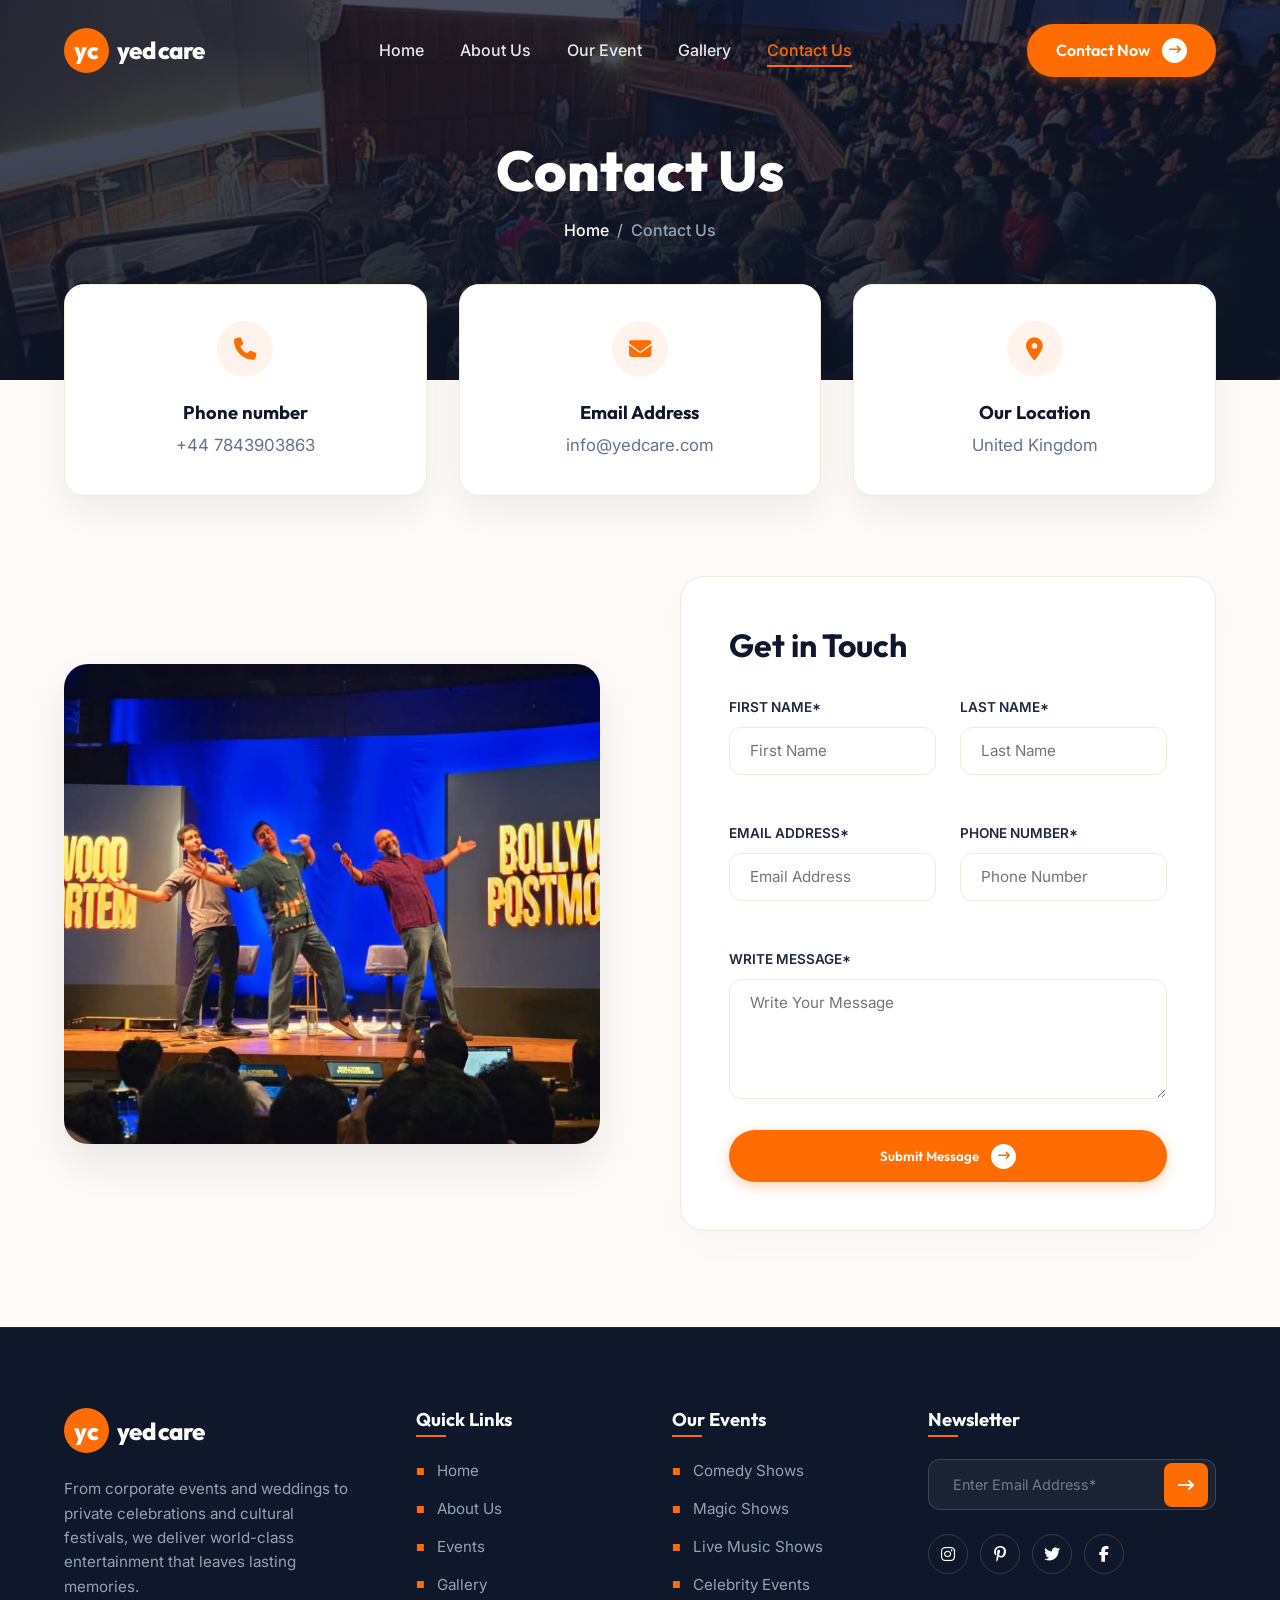
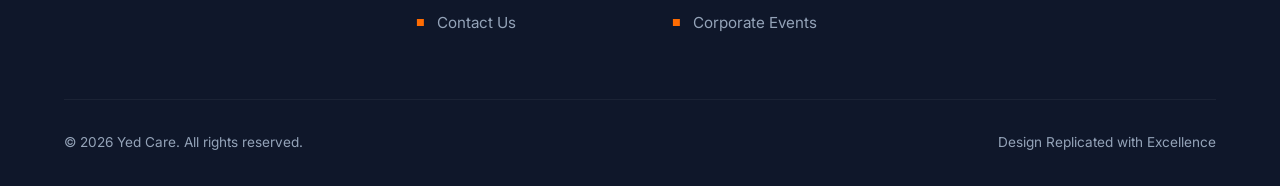
<file: yed-care-eventshow/contact-us.html>
<!DOCTYPE html>
<html lang="en">
<head>
  <meta charset="UTF-8">
  <meta name="viewport" content="width=device-width, initial-scale=1.0">
  <meta name="description" content="Reach out to Yed Care Event for show bookings, inquiries, and custom comedy events.">
  <title>Contact Us - Yed Care Event</title>
  <!-- Google Fonts & FontAwesome -->
  <link rel="stylesheet" href="https://cdnjs.cloudflare.com/ajax/libs/font-awesome/6.4.0/css/all.min.css">
  <link rel="stylesheet" href="css/styles.css">
  <link rel="shortcut icon" href="images/logo.png" type="image/x-icon">
</head>
<body>

  <!-- Header -->
  <header class="header sticky">
    <div class="container nav-container">
      <a href="index.html" class="logo">
        <div class="logo-circle">yc</div>
        <span class="logo-text">yed care</span>
      </a>
      
      <nav class="nav-menu">
        <a href="index.html" class="nav-link">Home</a>
        <a href="about-us.html" class="nav-link">About Us</a>
        <a href="our-event.html" class="nav-link">Our Event</a>
        <a href="gallery.html" class="nav-link">Gallery</a>
        <a href="contact-us.html" class="nav-link active">Contact Us</a>
      </nav>

      <a href="contact-us.html" class="btn header-btn">
        Contact Now
        <span class="btn-arrow"><i class="fa-solid fa-arrow-right-long"></i></span>
      </a>

      <button class="hamburger" aria-label="Toggle navigation menu">
        <span></span>
        <span></span>
        <span></span>
      </button>
    </div>
  </header>

  <!-- Banner -->
  <section class="page-banner contact-banner">
    <div class="page-banner-content">
      <h1>Contact Us</h1>
      <div class="breadcrumbs">
        <a href="index.html">Home</a> &nbsp;/&nbsp; <span>Contact Us</span>
      </div>
    </div>
  </section>

  <!-- Contact Cards & Form Section -->
  <section class="section light-section" style="padding-top: 0;">
    <div class="container">
      
      <!-- Top Card row offset -->
      <div class="contact-cards-wrapper">
        <!-- Card 1 -->
        <div class="contact-info-card">
          <div class="contact-info-icon"><i class="fa-solid fa-phone"></i></div>
          <h3>Phone number</h3>
          <p><a href="tel:+447843903863">+44 7843903863</a></p>
        </div>
        <!-- Card 2 -->
        <div class="contact-info-card">
          <div class="contact-info-icon"><i class="fa-solid fa-envelope"></i></div>
          <h3>Email Address</h3>
          <p><a href="mailto:info@yedcare.com">info@yedcare.com</a></p>
        </div>
        <!-- Card 3 -->
        <div class="contact-info-card">
          <div class="contact-info-icon"><i class="fa-solid fa-location-dot"></i></div>
          <h3>Our Location</h3>
          <p>United Kingdom</p>
        </div>
      </div>

      <!-- Main Form layout -->
      <div class="contact-form-section-grid">
        <div class="contact-form-image">
          <img src="images/contact-us.jpg" alt="Comedy show production stage backdrop">
        </div>
        
        <div class="contact-form-box">
          <h2>Get in Touch</h2>
          <form id="contactForm">
            <div class="form-group-row">
              <div class="form-group">
                <label for="firstName" class="form-label">First Name*</label>
                <input type="text" id="firstName" class="form-control" placeholder="First Name" required>
              </div>
              <div class="form-group">
                <label for="lastName" class="form-label">Last Name*</label>
                <input type="text" id="lastName" class="form-control" placeholder="Last Name" required>
              </div>
            </div>
            
            <div class="form-group-row">
              <div class="form-group">
                <label for="email" class="form-label">Email Address*</label>
                <input type="email" id="email" class="form-control" placeholder="Email Address" required>
              </div>
              <div class="form-group">
                <label for="phone" class="form-label">Phone Number*</label>
                <input type="tel" id="phone" class="form-control" placeholder="Phone Number" required>
              </div>
            </div>

            <div class="form-group">
              <label for="msg" class="form-label">Write Message*</label>
              <textarea id="msg" class="form-control" placeholder="Write Your Message" required></textarea>
            </div>

            <button type="submit" class="btn" style="width: 100%;">
              Submit Message
              <span class="btn-arrow"><i class="fa-solid fa-arrow-right-long"></i></span>
            </button>
          </form>
        </div>
      </div>

    </div>
  </section>

  <!-- Footer -->
  <footer class="footer">
    <div class="container text-left">
      <div class="footer-top">
        <!-- Col 1 -->
        <div class="footer-col">
          <div class="footer-logo-box">
            <a href="index.html" class="logo">
              <div class="logo-circle">yc</div>
              <span class="logo-text">yed care</span>
            </a>
          </div>
          <p class="footer-logo-desc">From corporate events and weddings to private celebrations and cultural festivals, we deliver world-class entertainment that leaves lasting memories.</p>
        </div>
        <!-- Col 2 -->
        <div class="footer-col">
          <h3>Quick Links</h3>
          <div class="footer-links">
            <a href="index.html" class="footer-link">Home</a>
            <a href="about-us.html" class="footer-link">About Us</a>
            <a href="our-event.html" class="footer-link">Events</a>
            <a href="gallery.html" class="footer-link">Gallery</a>
            <a href="contact-us.html" class="footer-link">Contact Us</a>
          </div>
        </div>
        <!-- Col 3 -->
        <div class="footer-col">
          <h3>Our Events</h3>
          <div class="footer-links">
            <a href="contact-us.html" class="footer-link">Comedy Shows</a>
            <a href="contact-us.html" class="footer-link">Magic Shows</a>
            <a href="contact-us.html" class="footer-link">Live Music Shows</a>
            <a href="contact-us.html" class="footer-link">Celebrity Events</a>
            <a href="contact-us.html" class="footer-link">Corporate Events</a>
          </div>
        </div>
        <!-- Col 4 -->
        <div class="footer-col">
          <h3>Newsletter</h3>
          <form class="newsletter-form" id="newsletterForm">
            <input type="email" id="mail" placeholder="Enter Email Address*" class="newsletter-input" required>
            <button class="newsletter-btn" type="submit" aria-label="Subscribe to newsletter">
              <i class="fa-solid fa-arrow-right-long"></i>
            </button>
          </form>
          
          <div class="social-links">
            <a href="https://www.instagram.com/youreventdoctor?igsh=MW9jbXByNmlwcW8zbQ%3D%3D" target="_blank" rel="noopener" class="social-circle" aria-label="Instagram">
              <i class="fa-brands fa-instagram"></i>
            </a>
            <a href="#" class="social-circle" aria-label="Pinterest">
              <i class="fa-brands fa-pinterest-p"></i>
            </a>
            <a href="#" class="social-circle" aria-label="Twitter/X">
              <i class="fa-brands fa-twitter"></i>
            </a>
            <a href="#" class="social-circle" aria-label="Facebook">
              <i class="fa-brands fa-facebook-f"></i>
            </a>
          </div>
        </div>
      </div>

      <div class="footer-bottom">
        <p>&copy; 2026 Yed Care. All rights reserved.</p>
        <p>Design Replicated with Excellence</p>
      </div>
    </div>
  </footer>

  <script src="js/main.js"></script>
</body>
</html>
</file>
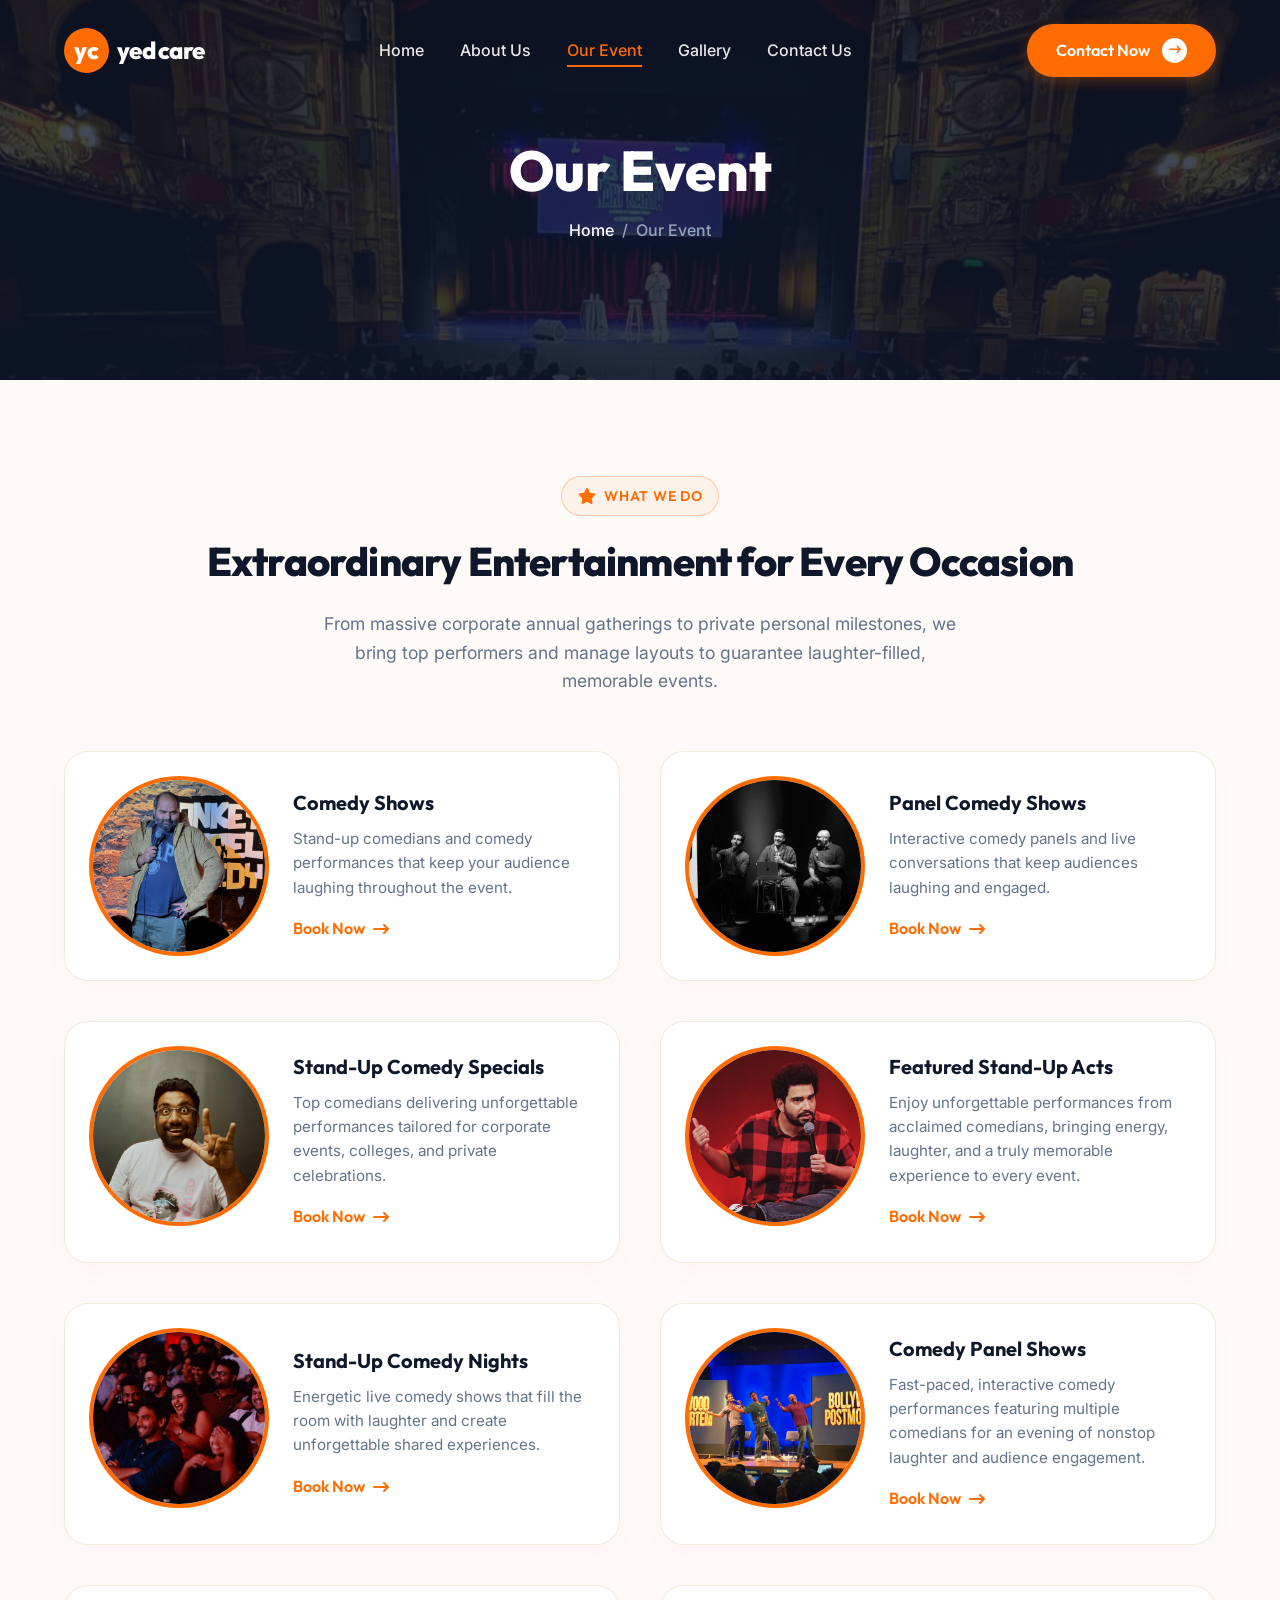
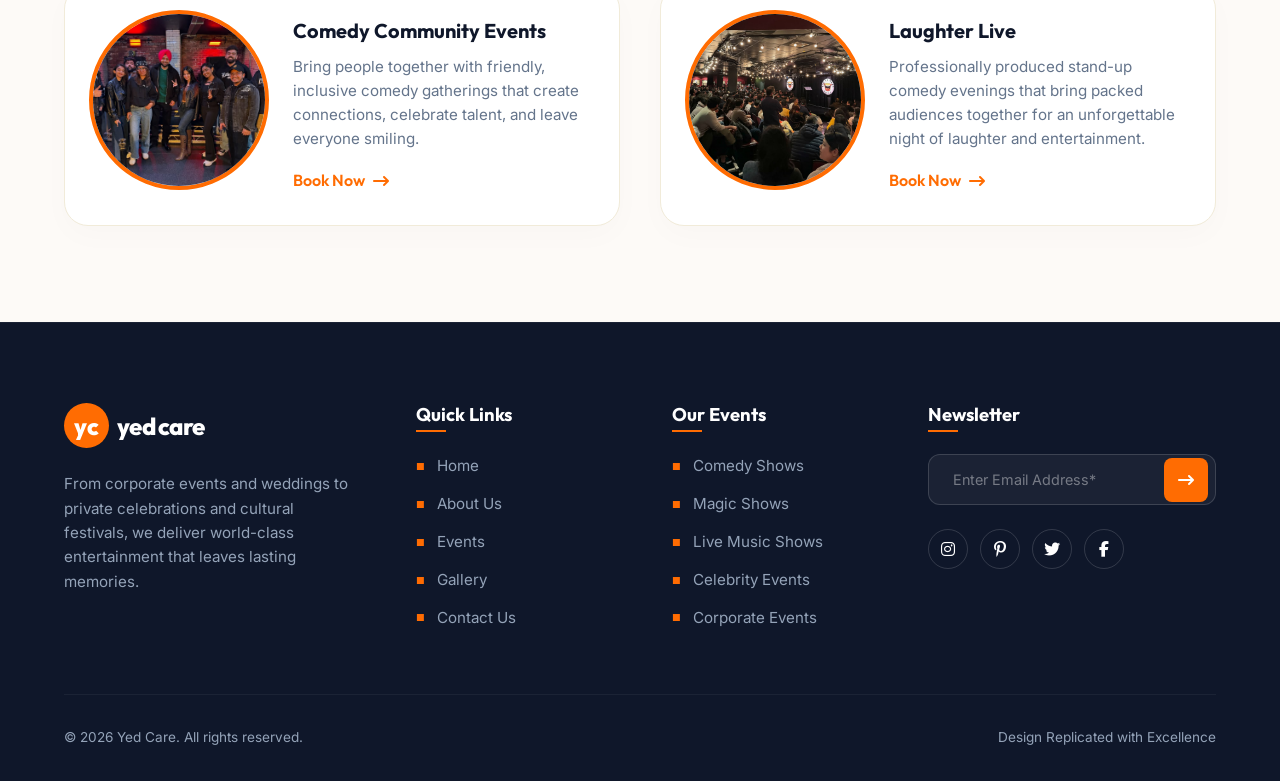
<file: yed-care-eventshow/our-event.html>
<!DOCTYPE html>
<html lang="en">
<head>
  <meta charset="UTF-8">
  <meta name="viewport" content="width=device-width, initial-scale=1.0">
  <meta name="description" content="Explore our entertainment offerings - comedy shows, stand-up specials, live music, panels, and laughter events.">
  <title>Our Events - Yed Care Event</title>
  <!-- Google Fonts & FontAwesome -->
  <link rel="stylesheet" href="https://cdnjs.cloudflare.com/ajax/libs/font-awesome/6.4.0/css/all.min.css">
  <link rel="stylesheet" href="css/styles.css">
  <link rel="shortcut icon" href="images/logo.png" type="image/x-icon">
</head>
<body>

  <!-- Header -->
  <header class="header sticky">
    <div class="container nav-container">
      <a href="index.html" class="logo">
        <div class="logo-circle">yc</div>
        <span class="logo-text">yed care</span>
      </a>
      
      <nav class="nav-menu">
        <a href="index.html" class="nav-link">Home</a>
        <a href="about-us.html" class="nav-link">About Us</a>
        <a href="our-event.html" class="nav-link active">Our Event</a>
        <a href="gallery.html" class="nav-link">Gallery</a>
        <a href="contact-us.html" class="nav-link">Contact Us</a>
      </nav>

      <a href="contact-us.html" class="btn header-btn">
        Contact Now
        <span class="btn-arrow"><i class="fa-solid fa-arrow-right-long"></i></span>
      </a>

      <button class="hamburger" aria-label="Toggle navigation menu">
        <span></span>
        <span></span>
        <span></span>
      </button>
    </div>
  </header>

  <!-- Banner -->
  <section class="page-banner event-banner">
    <div class="page-banner-content">
      <h1>Our Event</h1>
      <div class="breadcrumbs">
        <a href="index.html">Home</a> &nbsp;/&nbsp; <span>Our Event</span>
      </div>
    </div>
  </section>

  <!-- Events Grid Section -->
  <section class="section light-section">
    <div class="container">
      <div class="text-center">
        <div class="badge">
          <i class="fa-solid fa-star"></i> What We Do
        </div>
        <h2 class="section-title">Extraordinary Entertainment for Every Occasion</h2>
        <p class="section-desc">From massive corporate annual gatherings to private personal milestones, we bring top performers and manage layouts to guarantee laughter-filled, memorable events.</p>
      </div>

      <div class="events-page-grid">
        <!-- Event 1 -->
        <div class="event-page-card">
          <div class="event-page-card-img">
            <img src="images/comedy.jpeg" alt="Comedy Shows">
          </div>
          <div class="event-page-card-body">
            <h3>Comedy Shows</h3>
            <p>Stand-up comedians and comedy performances that keep your audience laughing throughout the event.</p>
            <a href="contact-us.html" class="card-link">Book Now <i class="fa-solid fa-arrow-right-long"></i></a>
          </div>
        </div>

        <!-- Event 2 -->
        <div class="event-page-card">
          <div class="event-page-card-img">
            <img src="images/event-2.jpeg" alt="Panel Comedy Shows">
          </div>
          <div class="event-page-card-body">
            <h3>Panel Comedy Shows</h3>
            <p>Interactive comedy panels and live conversations that keep audiences laughing and engaged.</p>
            <a href="contact-us.html" class="card-link">Book Now <i class="fa-solid fa-arrow-right-long"></i></a>
          </div>
        </div>

        <!-- Event 3 -->
        <div class="event-page-card">
          <div class="event-page-card-img">
            <img src="images/event-3.jpeg" alt="Stand-Up Comedy Specials">
          </div>
          <div class="event-page-card-body">
            <h3>Stand-Up Comedy Specials</h3>
            <p>Top comedians delivering unforgettable performances tailored for corporate events, colleges, and private celebrations.</p>
            <a href="contact-us.html" class="card-link">Book Now <i class="fa-solid fa-arrow-right-long"></i></a>
          </div>
        </div>

        <!-- Event 4 -->
        <div class="event-page-card">
          <div class="event-page-card-img">
            <img src="images/event-4.jpg" alt="Featured Stand-Up Acts">
          </div>
          <div class="event-page-card-body">
            <h3>Featured Stand-Up Acts</h3>
            <p>Enjoy unforgettable performances from acclaimed comedians, bringing energy, laughter, and a truly memorable experience to every event.</p>
            <a href="contact-us.html" class="card-link">Book Now <i class="fa-solid fa-arrow-right-long"></i></a>
          </div>
        </div>

        <!-- Event 5 -->
        <div class="event-page-card">
          <div class="event-page-card-img">
            <img src="images/faq-img.jpg" alt="Stand-Up Comedy Nights">
          </div>
          <div class="event-page-card-body">
            <h3>Stand-Up Comedy Nights</h3>
            <p>Energetic live comedy shows that fill the room with laughter and create unforgettable shared experiences.</p>
            <a href="contact-us.html" class="card-link">Book Now <i class="fa-solid fa-arrow-right-long"></i></a>
          </div>
        </div>

        <!-- Event 6 -->
        <div class="event-page-card">
          <div class="event-page-card-img">
            <img src="images/form.jpeg" alt="Comedy Panel Shows">
          </div>
          <div class="event-page-card-body">
            <h3>Comedy Panel Shows</h3>
            <p>Fast-paced, interactive comedy performances featuring multiple comedians for an evening of nonstop laughter and audience engagement.</p>
            <a href="contact-us.html" class="card-link">Book Now <i class="fa-solid fa-arrow-right-long"></i></a>
          </div>
        </div>

        <!-- Event 7 -->
        <div class="event-page-card">
          <div class="event-page-card-img">
            <img src="images/video-bg-old.jpeg" alt="Comedy Community Events">
          </div>
          <div class="event-page-card-body">
            <h3>Comedy Community Events</h3>
            <p>Bring people together with friendly, inclusive comedy gatherings that create connections, celebrate talent, and leave everyone smiling.</p>
            <a href="contact-us.html" class="card-link">Book Now <i class="fa-solid fa-arrow-right-long"></i></a>
          </div>
        </div>

        <!-- Event 8 -->
        <div class="event-page-card">
          <div class="event-page-card-img">
            <img src="images/g1-imf.jpeg" alt="Laughter Live">
          </div>
          <div class="event-page-card-body">
            <h3>Laughter Live</h3>
            <p>Professionally produced stand-up comedy evenings that bring packed audiences together for an unforgettable night of laughter and entertainment.</p>
            <a href="contact-us.html" class="card-link">Book Now <i class="fa-solid fa-arrow-right-long"></i></a>
          </div>
        </div>
      </div>
    </div>
  </section>

  <!-- Footer -->
  <footer class="footer">
    <div class="container text-left">
      <div class="footer-top">
        <!-- Col 1 -->
        <div class="footer-col">
          <div class="footer-logo-box">
            <a href="index.html" class="logo">
              <div class="logo-circle">yc</div>
              <span class="logo-text">yed care</span>
            </a>
          </div>
          <p class="footer-logo-desc">From corporate events and weddings to private celebrations and cultural festivals, we deliver world-class entertainment that leaves lasting memories.</p>
        </div>
        <!-- Col 2 -->
        <div class="footer-col">
          <h3>Quick Links</h3>
          <div class="footer-links">
            <a href="index.html" class="footer-link">Home</a>
            <a href="about-us.html" class="footer-link">About Us</a>
            <a href="our-event.html" class="footer-link">Events</a>
            <a href="gallery.html" class="footer-link">Gallery</a>
            <a href="contact-us.html" class="footer-link">Contact Us</a>
          </div>
        </div>
        <!-- Col 3 -->
        <div class="footer-col">
          <h3>Our Events</h3>
          <div class="footer-links">
            <a href="contact-us.html" class="footer-link">Comedy Shows</a>
            <a href="contact-us.html" class="footer-link">Magic Shows</a>
            <a href="contact-us.html" class="footer-link">Live Music Shows</a>
            <a href="contact-us.html" class="footer-link">Celebrity Events</a>
            <a href="contact-us.html" class="footer-link">Corporate Events</a>
          </div>
        </div>
        <!-- Col 4 -->
        <div class="footer-col">
          <h3>Newsletter</h3>
          <form class="newsletter-form" id="newsletterForm">
            <input type="email" id="mail" placeholder="Enter Email Address*" class="newsletter-input" required>
            <button class="newsletter-btn" type="submit" aria-label="Subscribe to newsletter">
              <i class="fa-solid fa-arrow-right-long"></i>
            </button>
          </form>
          
          <div class="social-links">
            <a href="https://www.instagram.com/youreventdoctor?igsh=MW9jbXByNmlwcW8zbQ%3D%3D" target="_blank" rel="noopener" class="social-circle" aria-label="Instagram">
              <i class="fa-brands fa-instagram"></i>
            </a>
            <a href="#" class="social-circle" aria-label="Pinterest">
              <i class="fa-brands fa-pinterest-p"></i>
            </a>
            <a href="#" class="social-circle" aria-label="Twitter/X">
              <i class="fa-brands fa-twitter"></i>
            </a>
            <a href="#" class="social-circle" aria-label="Facebook">
              <i class="fa-brands fa-facebook-f"></i>
            </a>
          </div>
        </div>
      </div>

      <div class="footer-bottom">
        <p>&copy; 2026 Yed Care. All rights reserved.</p>
        <p>Design Replicated with Excellence</p>
      </div>
    </div>
  </footer>

  <script src="js/main.js"></script>
</body>
</html>
</file>
<file: yed-care-eventshow/css/styles.css>
@import url('https://fonts.googleapis.com/css2?family=Alignment:wght@400;500;700&family=Inter:wght@400;500;600&family=Outfit:wght@400;500;600;700;800&display=swap');

:root {
  --primary-color: #ff6c02;
  --primary-hover: #e56000;
  --primary-rgb: 255, 108, 2;
  --dark-color: #0f172a;
  --dark-light: #1e293b;
  --light-bg: #fdfaf7;
  --text-dark: #1e293b;
  --text-muted: #64748b;
  --text-light: #94a3b8;
  --white: #ffffff;
  --border-color: #f1ebd9;
  --transition-smooth: all 0.3s cubic-bezier(0.4, 0, 0.2, 1);
  --font-heading: 'Outfit', sans-serif;
  --font-body: 'Inter', sans-serif;
  --container-width: 1200px;
}

/* Base Styles */
* {
  box-sizing: border-box;
  margin: 0;
  padding: 0;
}

html {
  scroll-behavior: smooth;
}

body {
  font-family: var(--font-body);
  color: var(--text-dark);
  background-color: var(--white);
  line-height: 1.6;
}

h1, h2, h3, h4, h5, h6 {
  font-family: var(--font-heading);
  font-weight: 700;
  line-height: 1.25;
}

a {
  text-decoration: none;
  color: inherit;
  transition: var(--transition-smooth);
}

ul {
  list-style: none;
}

img {
  max-width: 100%;
  height: auto;
  display: block;
}

/* Typography Utilities */
.container {
  width: 100%;
  max-width: var(--container-width);
  margin: 0 auto;
  padding: 0 1.5rem;
}

.section {
  padding: 6rem 0;
}

.section.dark-section {
  background-color: var(--dark-color);
  color: var(--white);
}

.section.light-section {
  background-color: var(--light-bg);
}

.text-center {
  text-align: center;
}

/* Badge Style */
.badge {
  display: inline-flex;
  align-items: center;
  gap: 0.5rem;
  padding: 0.5rem 1rem;
  border-radius: 50px;
  border: 1px solid rgba(var(--primary-rgb), 0.3);
  font-family: var(--font-heading);
  font-weight: 600;
  font-size: 0.875rem;
  text-transform: uppercase;
  letter-spacing: 0.05em;
  margin-bottom: 1.25rem;
}

.light-section .badge, .about-founder-col .badge {
  color: var(--primary-color);
  background-color: rgba(var(--primary-rgb), 0.05);
}

.dark-section .badge {
  color: var(--primary-color);
  background-color: rgba(var(--white-rgb), 0.05);
  border-color: rgba(255, 255, 255, 0.15);
}

.badge i {
  color: var(--primary-color);
  font-size: 1rem;
}

/* Section Headings */
.section-title {
  font-size: 2.5rem;
  font-weight: 800;
  margin-bottom: 1.5rem;
  color: var(--dark-color);
  letter-spacing: -0.02em;
}

.dark-section .section-title {
  color: var(--white);
}

.section-desc {
  color: var(--text-muted);
  max-width: 650px;
  margin: 0 auto 3.5rem auto;
  font-size: 1.1rem;
}

.dark-section .section-desc {
  color: var(--text-light);
}

/* Buttons */
.btn {
  display: inline-flex;
  align-items: center;
  justify-content: center;
  gap: 0.75rem;
  background-color: var(--primary-color);
  color: var(--white);
  padding: 0.85rem 1.8rem;
  border-radius: 50px;
  font-weight: 600;
  font-family: var(--font-heading);
  border: none;
  cursor: pointer;
  box-shadow: 0 4px 14px rgba(var(--primary-rgb), 0.3);
}

.btn:hover {
  background-color: var(--primary-hover);
  transform: translateY(-2px);
  box-shadow: 0 6px 20px rgba(var(--primary-rgb), 0.4);
}

.btn-arrow {
  display: flex;
  align-items: center;
  justify-content: center;
  background-color: var(--white);
  color: var(--primary-color);
  width: 25px;
  height: 25px;
  border-radius: 50%;
  font-size: 0.75rem;
  transition: var(--transition-smooth);
}

.btn:hover .btn-arrow {
  transform: scale(1.1);
}

/* Header & Navigation */
.header {
  position: absolute;
  top: 0;
  left: 0;
  width: 100%;
  z-index: 1000;
  padding: 1.5rem 0;
  transition: var(--transition-smooth);
}

.header.sticky {
  position: fixed;
  background-color: var(--dark-color);
  box-shadow: 0 2px 20px rgba(0, 0, 0, 0.1);
  padding: 0.8rem 0;
  animation: slideDown 0.3s ease-out;
}

.nav-container {
  display: flex;
  align-items: center;
  justify-content: space-between;
}

.logo {
  display: flex;
  align-items: center;
  gap: 0.5rem;
}

.logo-circle {
  background-color: var(--primary-color);
  color: var(--white);
  width: 45px;
  height: 45px;
  border-radius: 50%;
  display: flex;
  align-items: center;
  justify-content: center;
  font-family: var(--font-heading);
  font-weight: 800;
  font-size: 1.5rem;
}

.logo-text {
  font-family: var(--font-heading);
  font-weight: 800;
  font-size: 1.5rem;
  color: var(--white);
  letter-spacing: -0.03em;
}

.nav-menu {
  display: flex;
  align-items: center;
  gap: 2.25rem;
}

.nav-link {
  color: var(--white);
  font-weight: 500;
  font-size: 1rem;
  opacity: 0.9;
  position: relative;
  padding: 0.25rem 0;
}

.nav-link:hover, .nav-link.active {
  opacity: 1;
  color: var(--primary-color);
}

.nav-link::after {
  content: '';
  position: absolute;
  bottom: 0;
  left: 0;
  width: 0;
  height: 2px;
  background-color: var(--primary-color);
  transition: var(--transition-smooth);
}

.nav-link:hover::after, .nav-link.active::after {
  width: 100%;
}

.hamburger {
  display: none;
  flex-direction: column;
  gap: 6px;
  cursor: pointer;
  background: none;
  border: none;
}

.hamburger span {
  display: block;
  width: 28px;
  height: 3px;
  background-color: var(--white);
  border-radius: 2px;
  transition: var(--transition-smooth);
}

/* Hero Section */
.hero {
  position: relative;
  min-height: 100vh;
  display: flex;
  align-items: center;
  background: url('../images/about-img.jpeg') no-repeat center center/cover;
  padding: 8rem 0;
  color: var(--white);
  margin-bottom: 0;
}

.hero-overlay {
  position: absolute;
  top: 0;
  left: 0;
  width: 100%;
  height: 100%;
  background: linear-gradient(to bottom, rgba(15, 23, 42, 0.85), rgba(15, 23, 42, 0.95));
  z-index: 1;
}

.hero .container {
  position: relative;
  z-index: 2;
}

.hero-content {
  max-width: 800px;
}

.hero h1 {
  font-size: 4rem;
  font-weight: 800;
  line-height: 1.1;
  letter-spacing: -0.03em;
  margin-bottom: 1.5rem;
}

.hero-sub {
  font-size: 1.25rem;
  line-height: 1.7;
  color: var(--text-light);
  margin-bottom: 2.5rem;
}

/* About Us Section (Home) */
.about-grid {
  display: grid;
  grid-template-columns: 1.1fr 0.9fr;
  gap: 5rem;
  align-items: center;
}

.about-images-wrapper {
  position: relative;
  height: 480px;
}

.about-img-main {
  width: 80%;
  height: 350px;
  object-fit: cover;
  border-radius: 20px;
  box-shadow: 0 20px 40px rgba(0,0,0,0.1);
}

.about-img-overlay {
  position: absolute;
  bottom: 0;
  right: 0;
  width: 60%;
  height: 250px;
  object-fit: cover;
  border-radius: 20px;
  border: 8px solid var(--white);
  box-shadow: 0 20px 40px rgba(0,0,0,0.15);
}

.about-content h2 {
  font-size: 2.5rem;
  font-weight: 800;
  margin-bottom: 1.5rem;
  color: var(--dark-color);
}

.about-content p {
  color: var(--text-muted);
  font-size: 1.05rem;
  margin-bottom: 2rem;
}

/* Services / Events Section */
.events-grid {
  display: grid;
  grid-template-columns: repeat(auto-fit, minmax(260px, 1fr));
  gap: 2rem;
}

.event-card {
  background-color: var(--dark-light);
  border-radius: 24px;
  padding: 2.5rem 2rem;
  text-align: center;
  transition: var(--transition-smooth);
  border: 1px solid rgba(255, 255, 255, 0.05);
}

.event-card:hover {
  transform: translateY(-8px);
  border-color: rgba(var(--primary-rgb), 0.3);
  box-shadow: 0 15px 35px rgba(0, 0, 0, 0.2);
}

.event-card-img-circle {
  width: 140px;
  height: 140px;
  border-radius: 50%;
  overflow: hidden;
  margin: 0 auto 1.75rem auto;
  border: 4px solid var(--primary-color);
}

.event-card-img-circle img {
  width: 100%;
  height: 100%;
  object-fit: cover;
  transition: var(--transition-smooth);
}

.event-card:hover .event-card-img-circle img {
  transform: scale(1.1);
}

.event-card h3 {
  font-size: 1.35rem;
  font-weight: 700;
  margin-bottom: 1rem;
  color: var(--white);
}

.event-card p {
  font-size: 0.95rem;
  color: var(--text-light);
  margin-bottom: 1.5rem;
  line-height: 1.6;
}

.card-link {
  display: inline-flex;
  align-items: center;
  gap: 0.5rem;
  color: var(--primary-color);
  font-weight: 600;
  font-family: var(--font-heading);
}

.card-link:hover {
  color: var(--white);
}

.events-footer {
  margin-top: 3.5rem;
  text-align: center;
  color: var(--white);
  font-size: 1.1rem;
}

.events-footer a {
  color: var(--primary-color);
  font-weight: 700;
  text-decoration: underline;
}

/* Why Choose Us Section */
.why-grid {
  display: grid;
  grid-template-columns: 1fr 1fr;
  gap: 4rem;
  align-items: center;
}

.why-content h2 {
  font-size: 2.5rem;
  font-weight: 800;
  margin-bottom: 1.5rem;
}

.why-desc {
  color: var(--text-muted);
  font-size: 1.05rem;
  margin-bottom: 2rem;
}

.accordion {
  display: flex;
  flex-direction: column;
  gap: 1rem;
}

.accordion-item {
  background-color: var(--white);
  border-radius: 16px;
  overflow: hidden;
  border: 1px solid var(--border-color);
  transition: var(--transition-smooth);
}

.accordion-item.active {
  border-color: var(--primary-color);
  box-shadow: 0 10px 25px rgba(0,0,0,0.03);
}

.accordion-header {
  padding: 1.25rem 1.55rem;
  display: flex;
  align-items: center;
  justify-content: space-between;
  cursor: pointer;
  user-select: none;
}

.accordion-title-block {
  display: flex;
  align-items: center;
  gap: 1rem;
}

.accordion-icon-box {
  width: 40px;
  height: 40px;
  background-color: rgba(var(--primary-rgb), 0.08);
  border-radius: 12px;
  display: flex;
  align-items: center;
  justify-content: center;
  color: var(--primary-color);
  font-size: 1.1rem;
  transition: var(--transition-smooth);
}

.accordion-item.active .accordion-icon-box {
  background-color: var(--primary-color);
  color: var(--white);
}

.accordion-title {
  font-family: var(--font-heading);
  font-weight: 700;
  font-size: 1.1rem;
  color: var(--dark-color);
}

.accordion-arrow {
  font-size: 0.8rem;
  transition: var(--transition-smooth);
  color: var(--text-muted);
}

.accordion-item.active .accordion-arrow {
  transform: rotate(180deg);
  color: var(--primary-color);
}

.accordion-content {
  max-height: 0;
  overflow: hidden;
  transition: max-height 0.3s ease-out;
}

.accordion-text {
  padding: 0 1.55rem 1.55rem 4rem;
  color: var(--text-muted);
  font-size: 0.95rem;
  line-height: 1.6;
}

.why-image-box {
  border-radius: 24px;
  overflow: hidden;
  box-shadow: 0 20px 40px rgba(0,0,0,0.1);
  height: 480px;
}

.why-image-box img {
  width: 100%;
  height: 100%;
  object-fit: cover;
}

/* Video Section */
.video-section {
  position: relative;
  height: 450px;
  background: url('../images/why-choose.jpeg') no-repeat center center/cover;
  display: flex;
  align-items: center;
  justify-content: center;
}

.video-overlay {
  position: absolute;
  top: 0;
  left: 0;
  width: 100%;
  height: 100%;
  background-color: rgba(15, 23, 42, 0.75);
  z-index: 1;
}

.play-button-wrapper {
  position: relative;
  z-index: 2;
}

.play-btn {
  width: 90px;
  height: 90px;
  background-color: var(--primary-color);
  border-radius: 50%;
  display: flex;
  align-items: center;
  justify-content: center;
  color: var(--white);
  font-size: 1.8rem;
  cursor: pointer;
  border: none;
  outline: none;
  box-shadow: 0 0 0 0 rgba(var(--primary-rgb), 0.5);
  animation: pulsePlay 2s infinite;
  transition: var(--transition-smooth);
  padding-left: 5px; /* Alignment fix for triangle */
}

.play-btn:hover {
  transform: scale(1.1);
  background-color: var(--primary-hover);
}

/* Reviews / Testimonials Section */
.reviews-grid {
  display: grid;
  grid-template-columns: 0.85fr 1.15fr;
  gap: 4rem;
  align-items: center;
}

.reviews-image-banner {
  position: relative;
  border-radius: 24px;
  overflow: hidden;
  box-shadow: 0 20px 40px rgba(0,0,0,0.08);
  height: 440px;
}

.reviews-image-banner img {
  width: 100%;
  height: 100%;
  object-fit: cover;
}

.happy-stats-card {
  position: absolute;
  bottom: 2rem;
  left: 2rem;
  background-color: var(--white);
  padding: 1.25rem 2rem;
  border-radius: 20px;
  box-shadow: 0 10px 30px rgba(0,0,0,0.12);
  display: flex;
  flex-direction: column;
  gap: 0.5rem;
}

.happy-stats-avatars {
  display: flex;
  align-items: center;
}

.happy-stats-avatars img {
  width: 32px;
  height: 32px;
  border-radius: 50%;
  border: 2px solid var(--white);
  margin-left: -8px;
}

.happy-stats-avatars img:first-child {
  margin-left: 0;
}

.happy-stats-count {
  font-family: var(--font-heading);
  font-weight: 800;
  font-size: 1.25rem;
  color: var(--dark-color);
}

.happy-stats-lbl {
  font-size: 0.85rem;
  color: var(--text-muted);
  font-weight: 500;
}

.reviews-carousel-box {
  background-color: var(--white);
  border-radius: 24px;
  padding: 3rem;
  box-shadow: 0 15px 35px rgba(0,0,0,0.02);
  border: 1px solid var(--border-color);
  position: relative;
  overflow: hidden;
  height: 320px;
}

.review-slide {
  position: absolute;
  opacity: 0;
  visibility: hidden;
  transition: opacity 0.5s ease-in-out, visibility 0.5s;
  top: 3rem;
  left: 3rem;
  right: 3rem;
}

.review-slide.active {
  opacity: 1;
  visibility: visible;
  position: relative;
  top: 0;
  left: 0;
  right: 0;
}

.review-stars {
  display: flex;
  gap: 4px;
  margin-bottom: 1.25rem;
  color: #fbbf24;
}

.review-stars i {
  font-size: 1.1rem;
}

.review-text {
  font-size: 1.15rem;
  color: var(--text-dark);
  font-style: italic;
  margin-bottom: 2rem;
  line-height: 1.7;
}

.reviewer-meta {
  display: flex;
  align-items: center;
  justify-content: space-between;
}

.reviewer-info h4 {
  font-size: 1.1rem;
  color: var(--dark-color);
  margin-bottom: 0.15rem;
}

.reviewer-info p {
  font-size: 0.875rem;
  color: var(--text-muted);
  font-weight: 500;
}

.quote-icon {
  font-size: 3.5rem;
  color: rgba(var(--primary-rgb), 0.08);
}

.swiper-nav-dots {
  display: flex;
  align-items: center;
  gap: 0.5rem;
  margin-top: 2rem;
}

.swiper-dot {
  width: 8px;
  height: 8px;
  border-radius: 50%;
  background-color: var(--text-light);
  cursor: pointer;
  transition: var(--transition-smooth);
}

.swiper-dot.active {
  width: 24px;
  border-radius: 10px;
  background-color: var(--primary-color);
}

/* Gallery Section (Home / Page) */
.gallery-controls {
  display: flex;
  justify-content: space-between;
  align-items: flex-end;
  margin-bottom: 3.5rem;
}

.gallery-controls .section-title {
  margin-bottom: 0;
}

.gallery-grid {
  display: grid;
  grid-template-columns: repeat(3, 1fr);
  gap: 2rem;
}

.gallery-item {
  border-radius: 20px;
  overflow: hidden;
  box-shadow: 0 10px 30px rgba(0,0,0,0.05);
  position: relative;
  height: 280px;
  cursor: pointer;
}

.gallery-item img {
  width: 100%;
  height: 100%;
  object-fit: cover;
  transition: var(--transition-smooth);
}

.gallery-item:hover img {
  transform: scale(1.08);
}

.gallery-overlay-hover {
  position: absolute;
  top: 0;
  left: 0;
  width: 100%;
  height: 100%;
  background-color: rgba(15, 23, 42, 0.4);
  opacity: 0;
  display: flex;
  align-items: center;
  justify-content: center;
  color: var(--white);
  font-size: 1.5rem;
  transition: var(--transition-smooth);
}

.gallery-item:hover .gallery-overlay-hover {
  opacity: 1;
}

.gallery-subpoints {
  display: flex;
  justify-content: center;
  gap: 4rem;
  margin-top: 4rem;
}

.subpoint-item {
  display: flex;
  align-items: center;
  gap: 1rem;
}

.subpoint-icon {
  width: 50px;
  height: 50px;
  border: 1px solid rgba(255, 255, 255, 0.15);
  border-radius: 14px;
  display: flex;
  align-items: center;
  justify-content: center;
  color: var(--primary-color);
  font-size: 1.25rem;
}

.subpoint-item h4 {
  font-size: 1.05rem;
  font-weight: 600;
}

/* Home Slider specific styles */
.slider-container {
  overflow: hidden;
  position: relative;
  margin-bottom: 2rem;
  padding: 1rem 0;
}

.slider-track {
  display: flex;
  gap: 2rem;
  transition: transform 0.5s cubic-bezier(0.25, 0.46, 0.45, 0.94);
  width: max-content;
}

.slider-card {
  width: 280px;
  height: 280px;
  border-radius: 20px;
  overflow: hidden;
  flex-shrink: 0;
}

.slider-card img {
  width: 100%;
  height: 100%;
  object-fit: cover;
  transition: var(--transition-smooth);
}

.slider-card:hover img {
  transform: scale(1.08);
}

/* FAQ Section */
.faq-grid {
  display: grid;
  grid-template-columns: 0.85fr 1.15fr;
  gap: 4rem;
  align-items: flex-start;
}

.faq-image-box {
  position: relative;
  height: 480px;
  border-radius: 24px;
  overflow: hidden;
  box-shadow: 0 15px 35px rgba(0,0,0,0.06);
}

.faq-image-box img {
  width: 100%;
  height: 100%;
  object-fit: cover;
}

.faq-contact-card {
  position: absolute;
  top: 2rem;
  right: 2rem;
  background-color: var(--white);
  padding: 1.5rem 2rem;
  border-radius: 20px;
  box-shadow: 0 10px 30px rgba(0,0,0,0.1);
  display: flex;
  align-items: center;
  gap: 1.25rem;
}

.faq-contact-icon {
  width: 50px;
  height: 50px;
  background-color: rgba(var(--primary-rgb), 0.08);
  color: var(--primary-color);
  border-radius: 50%;
  display: flex;
  align-items: center;
  justify-content: center;
  font-size: 1.25rem;
}

.faq-contact-info p {
  font-size: 0.8rem;
  color: var(--text-muted);
  font-weight: 500;
  text-transform: uppercase;
}

.faq-contact-info a {
  font-family: var(--font-heading);
  font-weight: 800;
  font-size: 1.1rem;
  color: var(--dark-color);
}

/* Footer Section */
.footer {
  background-color: var(--dark-color);
  color: var(--white);
  padding: 5rem 0 2rem 0;
  border-top: 1px solid rgba(255,255,255,0.05);
}

.footer-top {
  display: grid;
  grid-template-columns: 1.2fr 0.8fr 0.8fr 1.2fr;
  gap: 4rem;
  margin-bottom: 4rem;
}

.footer-logo-box {
  margin-bottom: 1.5rem;
}

.footer-logo-box .logo-text {
  color: var(--white);
}

.footer-logo-desc {
  color: var(--text-light);
  font-size: 0.95rem;
  line-height: 1.6;
}

.footer-col h3 {
  font-size: 1.15rem;
  font-weight: 700;
  margin-bottom: 1.75rem;
  position: relative;
}

.footer-col h3::after {
  content: '';
  position: absolute;
  left: 0;
  bottom: -6px;
  width: 30px;
  height: 2px;
  background-color: var(--primary-color);
}

.footer-links {
  display: flex;
  flex-direction: column;
  gap: 0.85rem;
}

.footer-link {
  display: flex;
  align-items: center;
  gap: 0.75rem;
  font-size: 0.95rem;
  color: var(--text-light);
}

.footer-link::before {
  content: '■';
  color: var(--primary-color);
  font-size: 0.6rem;
  transition: var(--transition-smooth);
}

.footer-link:hover {
  color: var(--primary-color);
  padding-left: 5px;
}

.newsletter-form {
  display: flex;
  margin-bottom: 1.5rem;
  position: relative;
}

.newsletter-input {
  width: 100%;
  padding: 1rem 3.5rem 1rem 1.5rem;
  border-radius: 12px;
  border: 1px solid rgba(255,255,255,0.15);
  background-color: rgba(255,255,255,0.05);
  color: var(--white);
  font-family: inherit;
  font-size: 0.9rem;
}

.newsletter-input::placeholder {
  color: rgba(255,255,255,0.4);
}

.newsletter-input:focus {
  outline: none;
  background-color: rgba(255,255,255,0.08);
  border-color: var(--primary-color);
}

.newsletter-btn {
  position: absolute;
  top: 50%;
  right: 0.5rem;
  transform: translateY(-50%);
  width: 44px;
  height: 44px;
  border-radius: 8px;
  background-color: var(--primary-color);
  border: none;
  cursor: pointer;
  display: flex;
  align-items: center;
  justify-content: center;
  color: var(--white);
  font-size: 1rem;
  transition: var(--transition-smooth);
}

.newsletter-btn:hover {
  background-color: var(--primary-hover);
}

.social-links {
  display: flex;
  gap: 0.75rem;
}

.social-circle {
  width: 40px;
  height: 40px;
  border-radius: 50%;
  border: 1px solid rgba(255,255,255,0.15);
  display: flex;
  align-items: center;
  justify-content: center;
  color: var(--white);
  font-size: 1rem;
  transition: var(--transition-smooth);
}

.social-circle:hover {
  background-color: var(--primary-color);
  border-color: var(--primary-color);
  transform: translateY(-3px);
}

.footer-bottom {
  border-top: 1px solid rgba(255,255,255,0.05);
  padding-top: 2rem;
  display: flex;
  justify-content: space-between;
  align-items: center;
  font-size: 0.85rem;
  color: var(--text-light);
}

/* Page Headers (Custom pages inner banner) */
.page-banner {
  height: 380px;
  background-position: center center;
  background-repeat: no-repeat;
  background-size: cover;
  position: relative;
  display: flex;
  align-items: center;
  margin-top: 0;
}

.about-banner {
  background-image: url('../images/why-img.jpeg');
}

.event-banner {
  background-image: url('../images/ab-img2.jpeg');
}

.gallery-banner {
  background-image: url('../images/faq-img.jpg');
}

.contact-banner {
  background-image: url('../images/about-img.jpeg');
}

.page-banner::before {
  content: '';
  position: absolute;
  top: 0;
  left: 0;
  width: 100%;
  height: 100%;
  background: linear-gradient(to bottom, rgba(15, 23, 42, 0.75), rgba(15, 23, 42, 0.85));
  z-index: 1;
}

.page-banner-content {
  position: relative;
  z-index: 2;
  text-align: center;
  width: 100%;
}

.page-banner h1 {
  font-size: 3.5rem;
  color: var(--white);
  font-weight: 800;
  margin-bottom: 0.75rem;
}

.breadcrumbs {
  color: var(--text-light);
  font-weight: 500;
  font-size: 1rem;
}

.breadcrumbs a {
  color: var(--white);
  transition: var(--transition-smooth);
}

.breadcrumbs a:hover {
  color: var(--primary-color);
}

/* About Page - Section 1 */
.about-lh-grid {
  display: grid;
  grid-template-columns: 1fr 1fr;
  gap: 4rem;
  align-items: center;
}

.about-lh-image {
  border-radius: 24px;
  overflow: hidden;
  box-shadow: 0 20px 40px rgba(0,0,0,0.08);
  height: 450px;
}

.about-lh-image img {
  width: 100%;
  height: 100%;
  object-fit: cover;
}

.about-lh-content h2 {
  font-size: 2.25rem;
  font-weight: 800;
  margin-bottom: 1.5rem;
  color: var(--dark-color);
}

.about-lh-content p {
  color: var(--text-muted);
  font-size: 1rem;
  line-height: 1.7;
  margin-bottom: 1.5rem;
}

/* About Page - Section 2 (Cards) */
.about-cards-grid {
  display: grid;
  grid-template-columns: repeat(3, 1fr);
  gap: 2.5rem;
}

.about-card {
  background-color: var(--dark-light);
  border-radius: 24px;
  overflow: hidden;
  box-shadow: 0 10px 30px rgba(0,0,0,0.1);
  border: 1px solid rgba(255,255,255,0.05);
}

.about-card-img {
  height: 180px;
  width: 100%;
  overflow: hidden;
}

.about-card-img img {
  width: 100%;
  height: 100%;
  object-fit: cover;
  transition: var(--transition-smooth);
}

.about-card:hover .about-card-img img {
  transform: scale(1.08);
}

.about-card-body {
  padding: 2.25rem 2rem;
  position: relative;
}

.about-card-icon-box {
  position: absolute;
  top: -24px;
  left: 2rem;
  width: 48px;
  height: 48px;
  background-color: var(--primary-color);
  color: var(--white);
  border-radius: 12px;
  display: flex;
  align-items: center;
  justify-content: center;
  font-size: 1.2rem;
  box-shadow: 0 4px 10px rgba(var(--primary-rgb), 0.3);
}

.about-card h3 {
  font-size: 1.35rem;
  margin-bottom: 1rem;
  color: var(--white);
  margin-top: 0.5rem;
}

.about-card p {
  color: var(--text-light);
  font-size: 0.95rem;
  line-height: 1.6;
}

/* About Page - Section 3 (Founder) */
.about-founder-grid {
  display: grid;
  grid-template-columns: 0.9fr 1.1fr;
  gap: 5rem;
  align-items: center;
}

.about-founder-img {
  border-radius: 24px;
  overflow: hidden;
  box-shadow: 0 20px 40px rgba(0,0,0,0.1);
  height: 500px;
}

.about-founder-img img {
  width: 100%;
  height: 100%;
  object-fit: cover;
}

.about-founder-col h2 {
  font-size: 2.5rem;
  font-weight: 800;
  margin-bottom: 1.25rem;
}

.about-founder-col p {
  font-size: 1rem;
  color: var(--text-muted);
  line-height: 1.7;
  margin-bottom: 1.5rem;
}

/* Events Page layout */
.events-page-grid {
  display: grid;
  grid-template-columns: repeat(2, 1fr);
  gap: 2.5rem;
}

.event-page-card {
  display: flex;
  background-color: var(--white);
  border-radius: 24px;
  overflow: hidden;
  box-shadow: 0 10px 30px rgba(0,0,0,0.02);
  border: 1px solid var(--border-color);
  transition: var(--transition-smooth);
}

.event-page-card:hover {
  transform: translateY(-6px);
  border-color: var(--primary-color);
  box-shadow: 0 15px 35px rgba(0, 0, 0, 0.05);
}

.event-page-card-img {
  width: 180px;
  height: 180px;
  margin: 1.5rem;
  border-radius: 50%;
  overflow: hidden;
  border: 4px solid var(--primary-color);
  flex-shrink: 0;
}

.event-page-card-img img {
  width: 100%;
  height: 100%;
  object-fit: cover;
  transition: var(--transition-smooth);
}

.event-page-card:hover .event-page-card-img img {
  transform: scale(1.1);
}

.event-page-card-body {
  padding: 2rem 2rem 2rem 0;
  display: flex;
  flex-direction: column;
  justify-content: center;
}

.event-page-card h3 {
  font-size: 1.25rem;
  font-weight: 700;
  margin-bottom: 0.75rem;
  color: var(--dark-color);
}

.event-page-card p {
  font-size: 0.95rem;
  color: var(--text-muted);
  line-height: 1.6;
  margin-bottom: 1rem;
}

/* Contact Page Layout */
.contact-cards-wrapper {
  display: grid;
  grid-template-columns: repeat(3, 1fr);
  gap: 2rem;
  margin-top: -6rem;
  position: relative;
  z-index: 10;
  margin-bottom: 5rem;
}

.contact-info-card {
  background-color: var(--white);
  padding: 2.25rem 2rem;
  border-radius: 20px;
  box-shadow: 0 15px 35px rgba(0,0,0,0.06);
  text-align: center;
  border: 1px solid var(--border-color);
}

.contact-info-icon {
  width: 56px;
  height: 56px;
  background-color: rgba(var(--primary-rgb), 0.08);
  border-radius: 50%;
  display: flex;
  align-items: center;
  justify-content: center;
  color: var(--primary-color);
  font-size: 1.4rem;
  margin: 0 auto 1.5rem auto;
}

.contact-info-card h3 {
  font-size: 1.15rem;
  margin-bottom: 0.5rem;
  color: var(--dark-color);
}

.contact-info-card p, .contact-info-card a {
  font-size: 1.05rem;
  color: var(--text-muted);
}

.contact-info-card a:hover {
  color: var(--primary-color);
}

.contact-form-section-grid {
  display: grid;
  grid-template-columns: 1fr 1fr;
  gap: 5rem;
  align-items: center;
}

.contact-form-image {
  border-radius: 24px;
  overflow: hidden;
  box-shadow: 0 20px 40px rgba(0,0,0,0.08);
  height: 480px;
}

.contact-form-image img {
  width: 100%;
  height: 100%;
  object-fit: cover;
}

.contact-form-box {
  background-color: var(--white);
  border-radius: 24px;
  padding: 3rem;
  box-shadow: 0 15px 35px rgba(0,0,0,0.02);
  border: 1px solid var(--border-color);
}

.contact-form-box h2 {
  font-size: 2rem;
  margin-bottom: 2rem;
  color: var(--dark-color);
}

.form-group-row {
  display: grid;
  grid-template-columns: 1fr 1fr;
  gap: 1.5rem;
  margin-bottom: 1.5rem;
}

.form-group {
  margin-bottom: 1.5rem;
}

.form-label {
  display: block;
  font-size: 0.85rem;
  font-weight: 600;
  text-transform: uppercase;
  color: var(--text-dark);
  margin-bottom: 0.5rem;
}

.form-control {
  width: 100%;
  padding: 0.85rem 1.25rem;
  border-radius: 12px;
  border: 1px solid var(--border-color);
  background-color: var(--white);
  color: var(--text-dark);
  font-family: inherit;
  font-size: 0.95rem;
  transition: var(--transition-smooth);
}

.form-control:focus {
  outline: none;
  border-color: var(--primary-color);
  box-shadow: 0 0 0 4px rgba(var(--primary-rgb), 0.1);
}

textarea.form-control {
  resize: vertical;
  min-height: 120px;
}

/* YouTube Video Modal Overlay */
.video-modal {
  position: fixed;
  top: 0;
  left: 0;
  width: 100%;
  height: 100%;
  background-color: rgba(15, 23, 42, 0.95);
  z-index: 10000;
  display: flex;
  align-items: center;
  justify-content: center;
  opacity: 0;
  visibility: hidden;
  transition: var(--transition-smooth);
}

.video-modal.open {
  opacity: 1;
  visibility: visible;
}

.video-modal-container {
  width: 90%;
  max-width: 800px;
  position: relative;
  aspect-ratio: 16/9;
}

.video-modal-iframe {
  width: 100%;
  height: 100%;
  border: none;
  border-radius: 12px;
}

.video-modal-close {
  position: absolute;
  top: -3.5rem;
  right: 0;
  color: var(--white);
  background: none;
  border: none;
  font-size: 2.2rem;
  cursor: pointer;
  transition: var(--transition-smooth);
}

.video-modal-close:hover {
  color: var(--primary-color);
  transform: rotate(90deg);
}

/* Lightbox Modal for Gallery */
.lightbox {
  position: fixed;
  top: 0;
  left: 0;
  width: 100%;
  height: 100%;
  background-color: rgba(15, 23, 42, 0.96);
  z-index: 100000;
  display: flex;
  align-items: center;
  justify-content: center;
  opacity: 0;
  visibility: hidden;
  transition: var(--transition-smooth);
}

.lightbox.open {
  opacity: 1;
  visibility: visible;
}

.lightbox-content {
  max-width: 85%;
  max-height: 80vh;
  position: relative;
}

.lightbox-content img {
  max-width: 100%;
  max-height: 80vh;
  border-radius: 12px;
  box-shadow: 0 20px 50px rgba(0,0,0,0.5);
}

.lightbox-close {
  position: absolute;
  top: -3.5rem;
  right: 0;
  color: var(--white);
  background: none;
  border: none;
  font-size: 2.5rem;
  cursor: pointer;
}

.lightbox-close:hover {
  color: var(--primary-color);
}

/* Animations */
@keyframes pulsePlay {
  0% {
    box-shadow: 0 0 0 0 rgba(var(--primary-rgb), 0.5);
  }
  70% {
    box-shadow: 0 0 0 22px rgba(var(--primary-rgb), 0);
  }
  100% {
    box-shadow: 0 0 0 0 rgba(var(--primary-rgb), 0);
  }
}

@keyframes slideDown {
  from {
    transform: translateY(-100%);
  }
  to {
    transform: translateY(0);
  }
}

/* Responsive Styles */
@media (max-width: 1024px) {
  .hero h1 {
    font-size: 3.25rem;
  }
  
  .about-grid, .why-grid, .reviews-grid, .faq-grid, .about-lh-grid, .about-founder-grid, .contact-form-section-grid {
    gap: 3rem;
  }
  
  .footer-top {
    grid-template-columns: 1.5fr 1fr 1fr;
    gap: 3rem;
  }
  
  .footer-col:last-child {
    grid-column: span 3;
  }
  
  .about-images-wrapper {
    height: 400px;
  }
  
  .about-img-main {
    height: 300px;
  }
  
  .about-img-overlay {
    height: 200px;
  }
}

@media (max-width: 768px) {
  .section {
    padding: 4.5rem 0;
  }
  
  .about-grid, .why-grid, .reviews-grid, .faq-grid, .about-lh-grid, .about-founder-grid, .contact-form-section-grid {
    grid-template-columns: 1fr;
  }
  
  .about-images-wrapper, .why-image-box, .reviews-image-banner, .faq-image-box, .about-lh-image, .about-founder-img, .contact-form-image {
    height: 350px;
  }
  
  .about-images-wrapper {
    margin-bottom: 2rem;
  }
  
  .hero h1 {
    font-size: 2.75rem;
  }
  
  .hero-sub {
    font-size: 1.1rem;
  }
  
  .nav-menu {
    position: fixed;
    top: 0;
    right: -100%;
    width: 300px;
    height: 100vh;
    background-color: var(--dark-color);
    flex-direction: column;
    justify-content: center;
    gap: 2rem;
    z-index: 999;
    box-shadow: -10px 0 35px rgba(0,0,0,0.25);
    transition: var(--transition-smooth);
    padding: 3rem;
  }
  
  .nav-menu.open {
    right: 0;
  }
  
  .hamburger {
    display: flex;
    z-index: 1000;
  }
  
  .hamburger.open span:nth-child(1) {
    transform: rotate(45deg) translate(5px, 6px);
  }
  
  .hamburger.open span:nth-child(2) {
    opacity: 0;
  }
  
  .hamburger.open span:nth-child(3) {
    transform: rotate(-45deg) translate(7px, -8px);
  }
  
  .events-grid, .about-cards-grid, .gallery-grid, .events-page-grid {
    grid-template-columns: 1fr;
  }
  
  .contact-cards-wrapper {
    grid-template-columns: 1fr;
    margin-top: -3rem;
    padding: 0 1rem;
    gap: 1.5rem;
  }
  
  .form-group-row {
    grid-template-columns: 1fr;
    gap: 0;
  }
  
  .footer-top {
    grid-template-columns: 1fr;
  }
  
  .footer-col:last-child {
    grid-column: span 1;
  }
  
  .footer-bottom {
    flex-direction: column;
    gap: 1rem;
    text-align: center;
  }
  
  .quote-icon {
    display: none;
  }
  
  .reviews-carousel-box {
    padding: 2rem;
    height: auto;
    min-height: 380px;
  }
  
  .review-slide {
    top: 2rem;
    left: 2rem;
    right: 2rem;
  }
  
  .gallery-subpoints {
    flex-direction: column;
    gap: 1.5rem;
    align-items: flex-start;
  }
}
</file>
